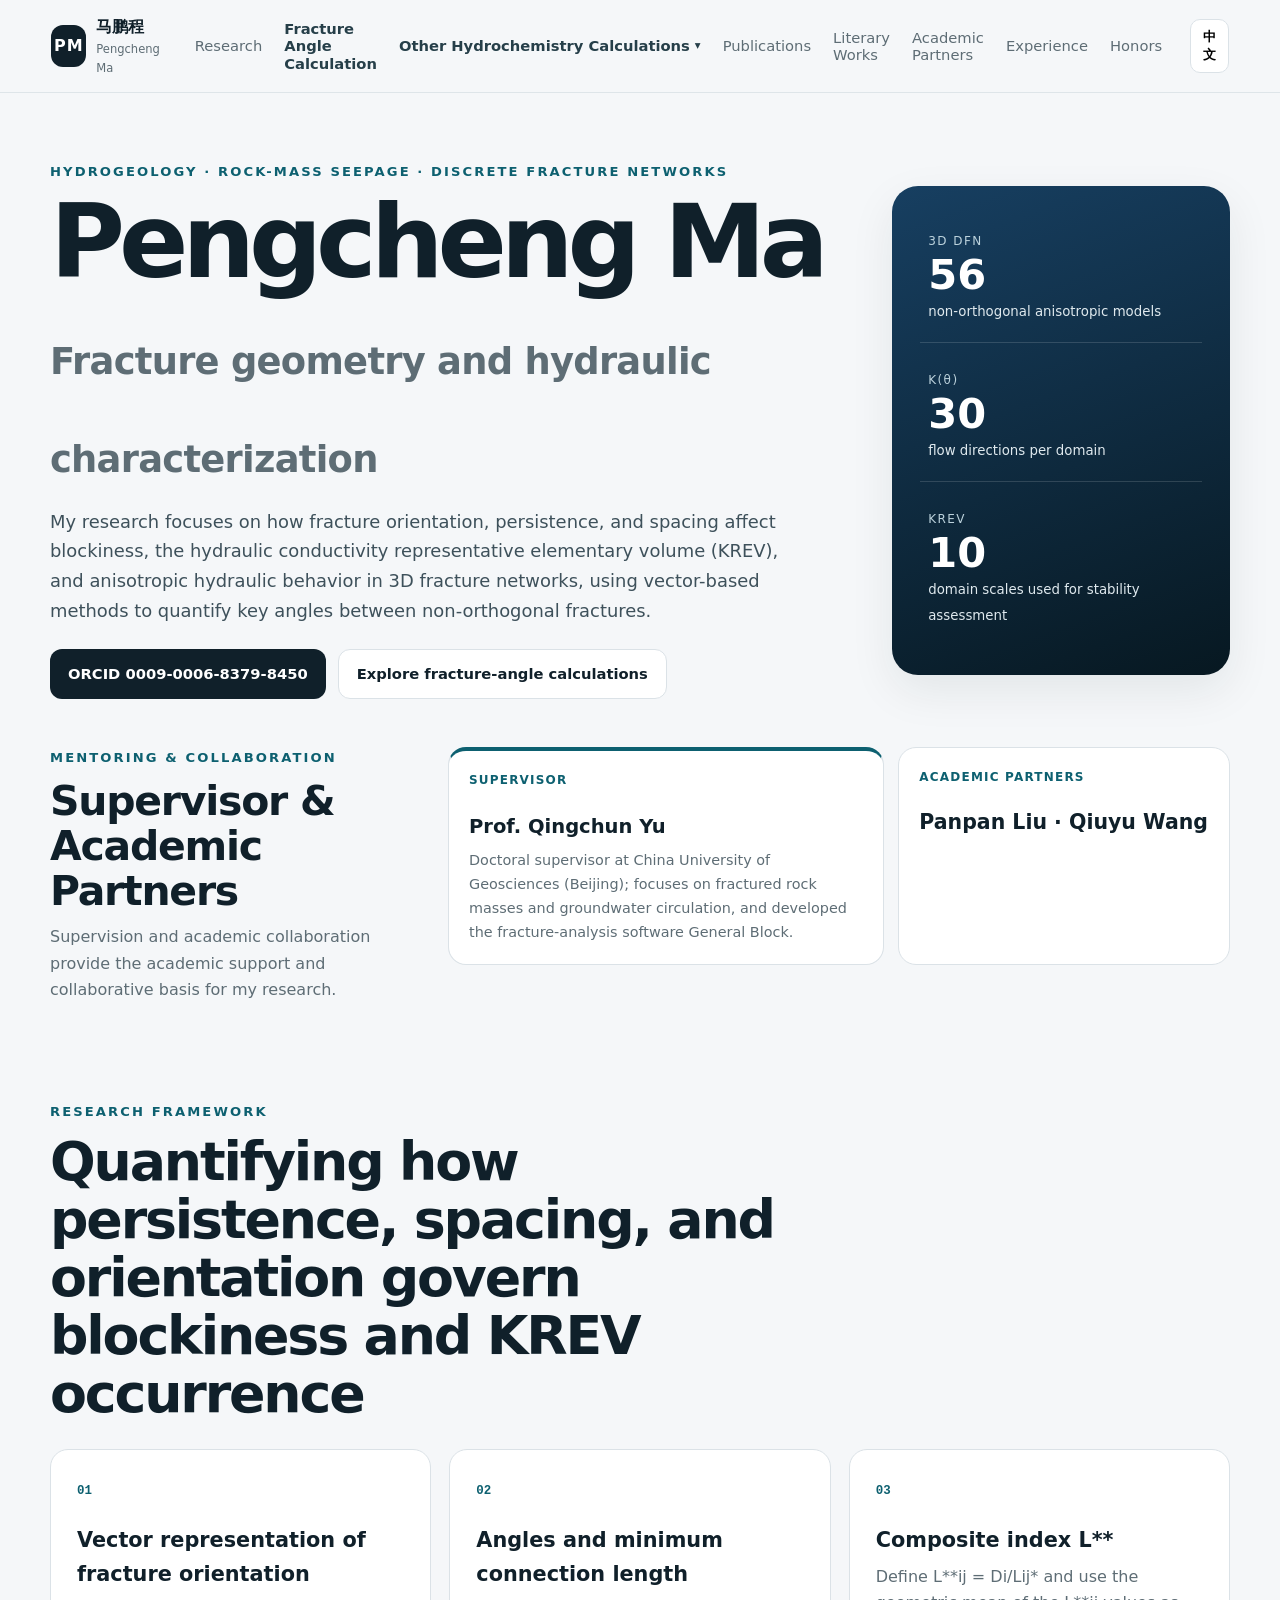
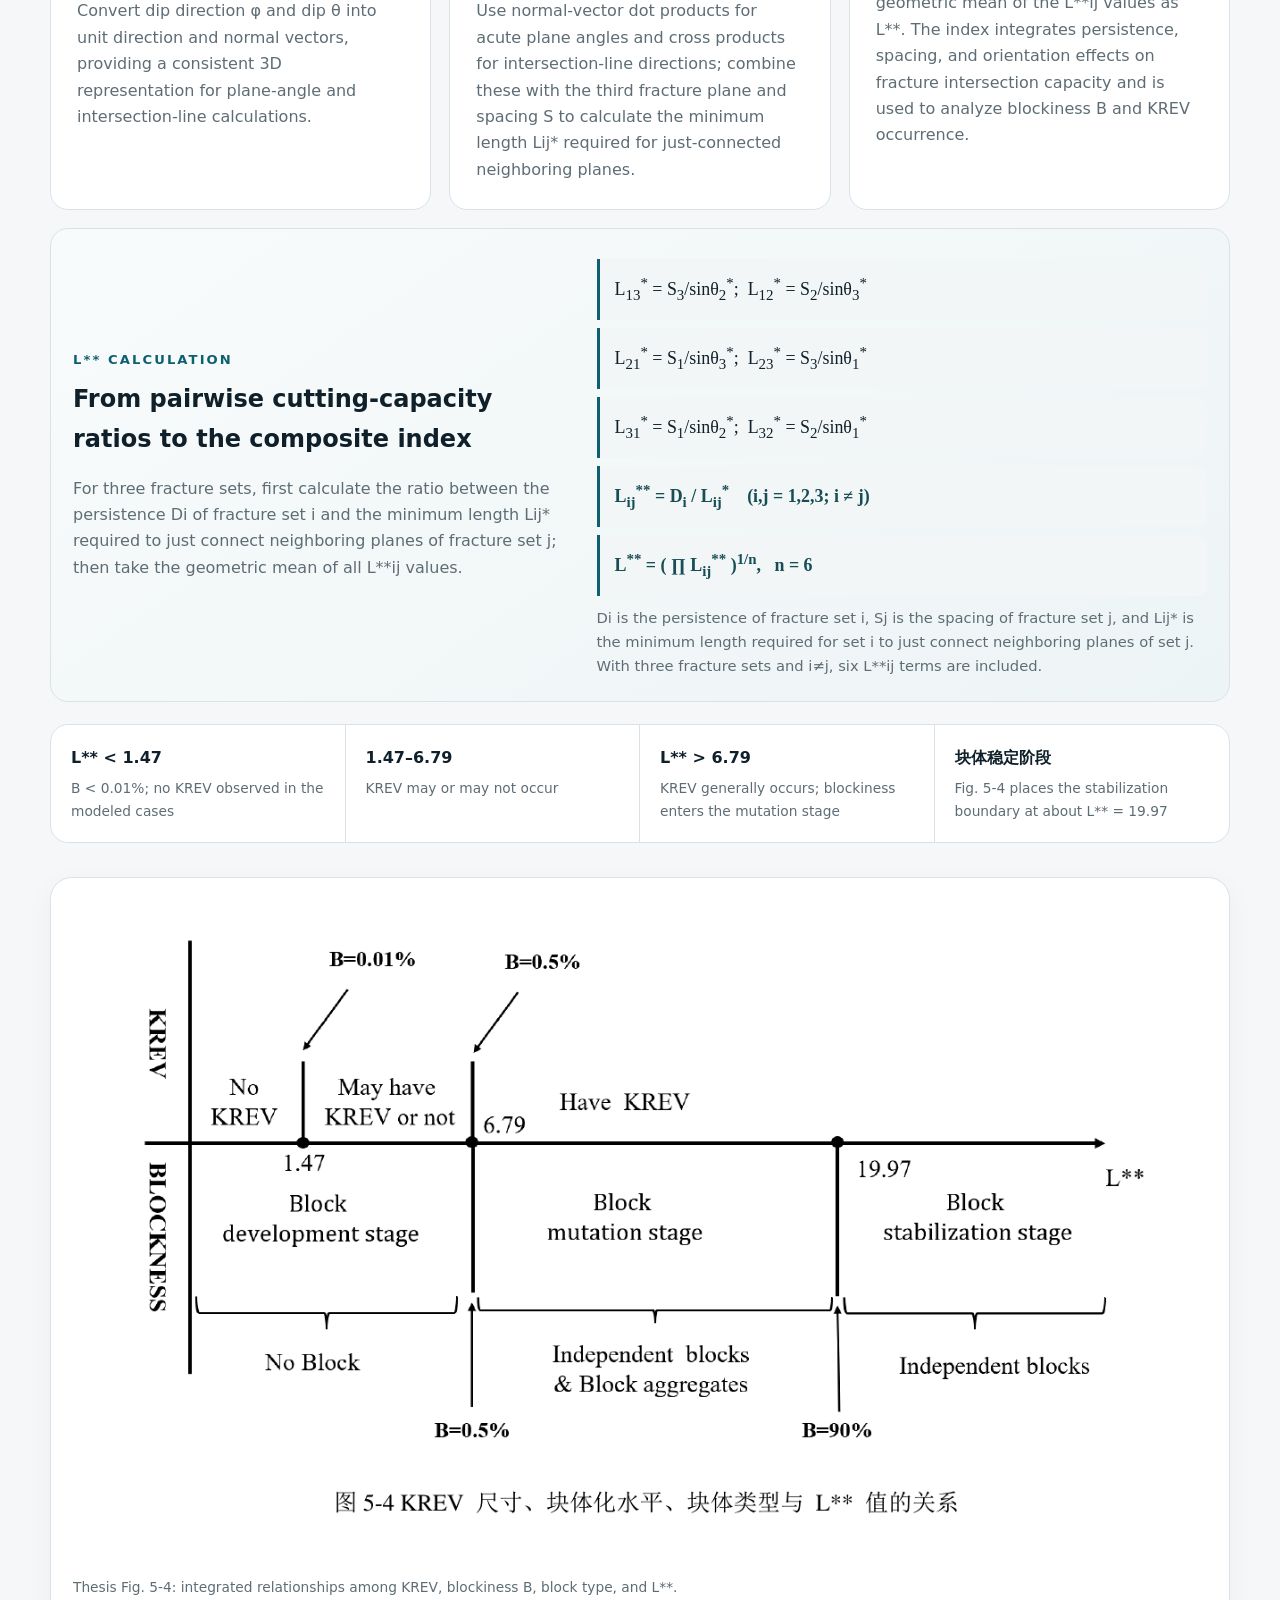
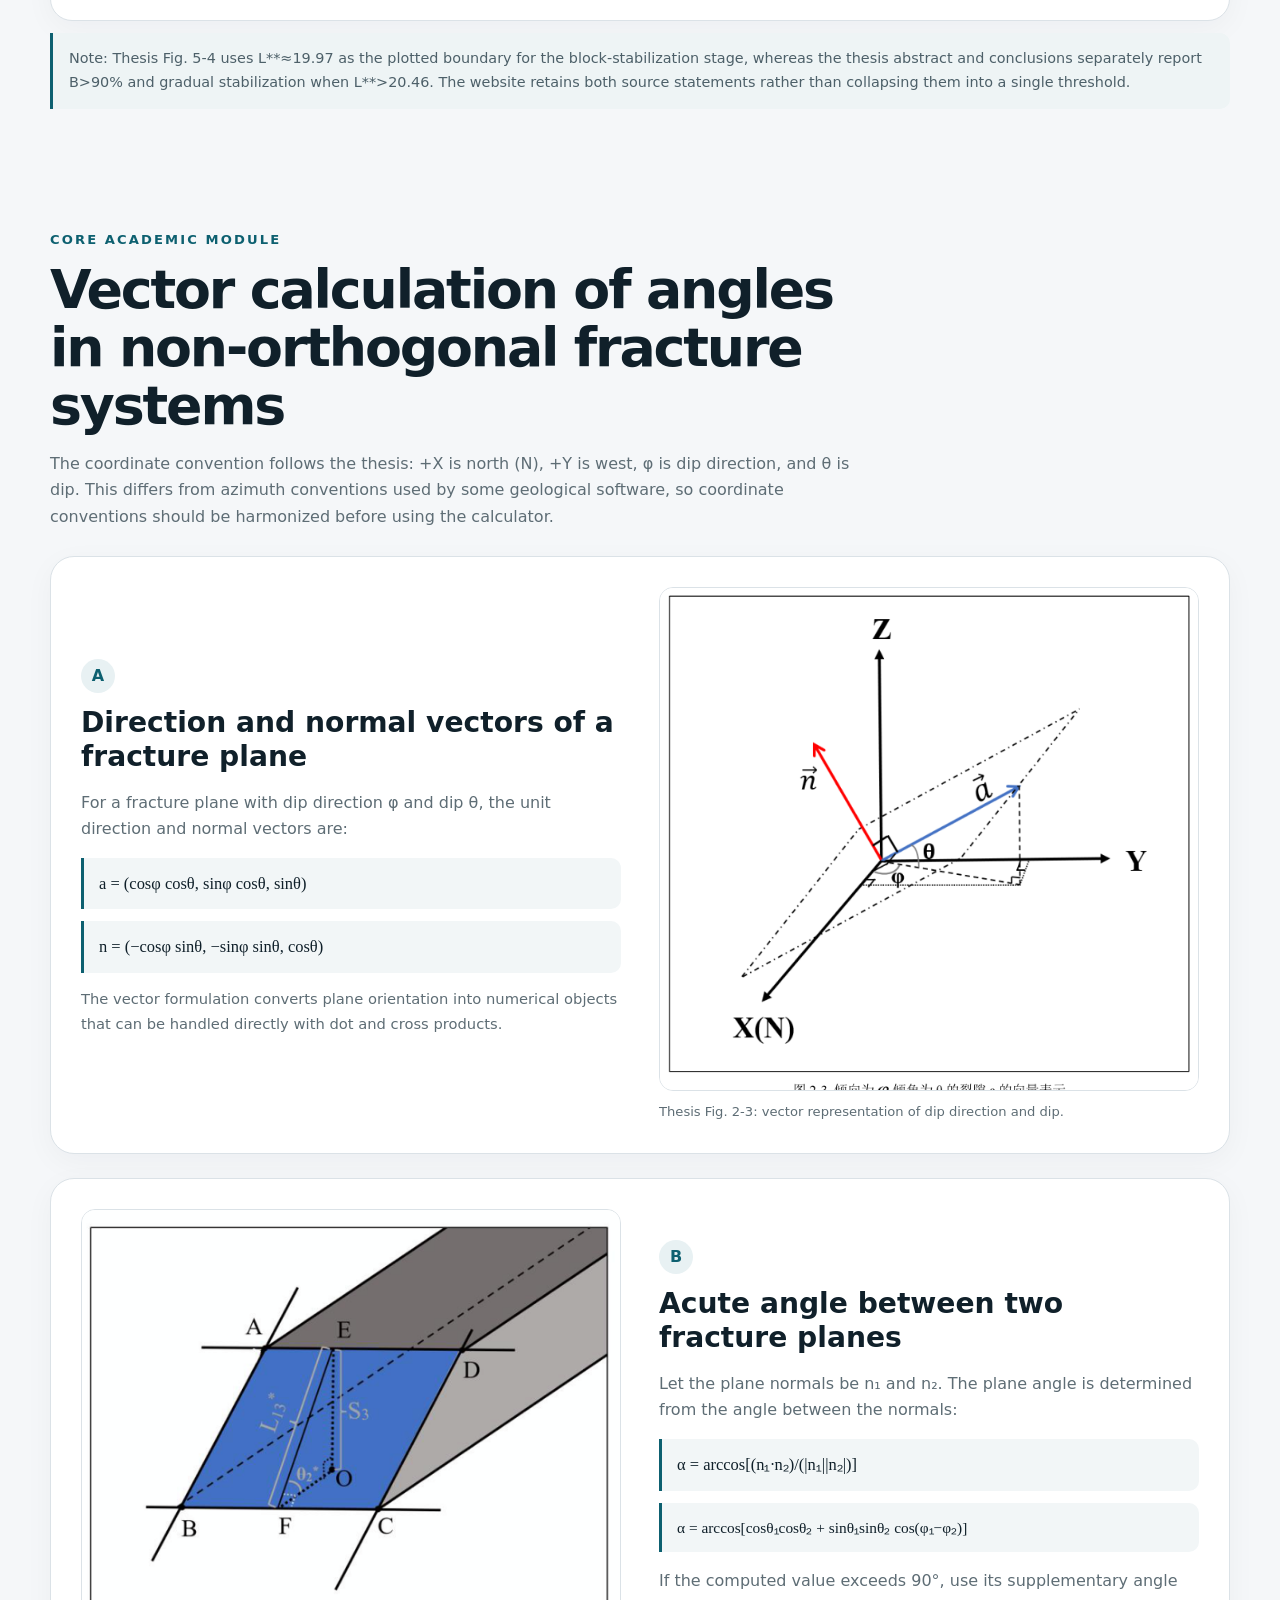
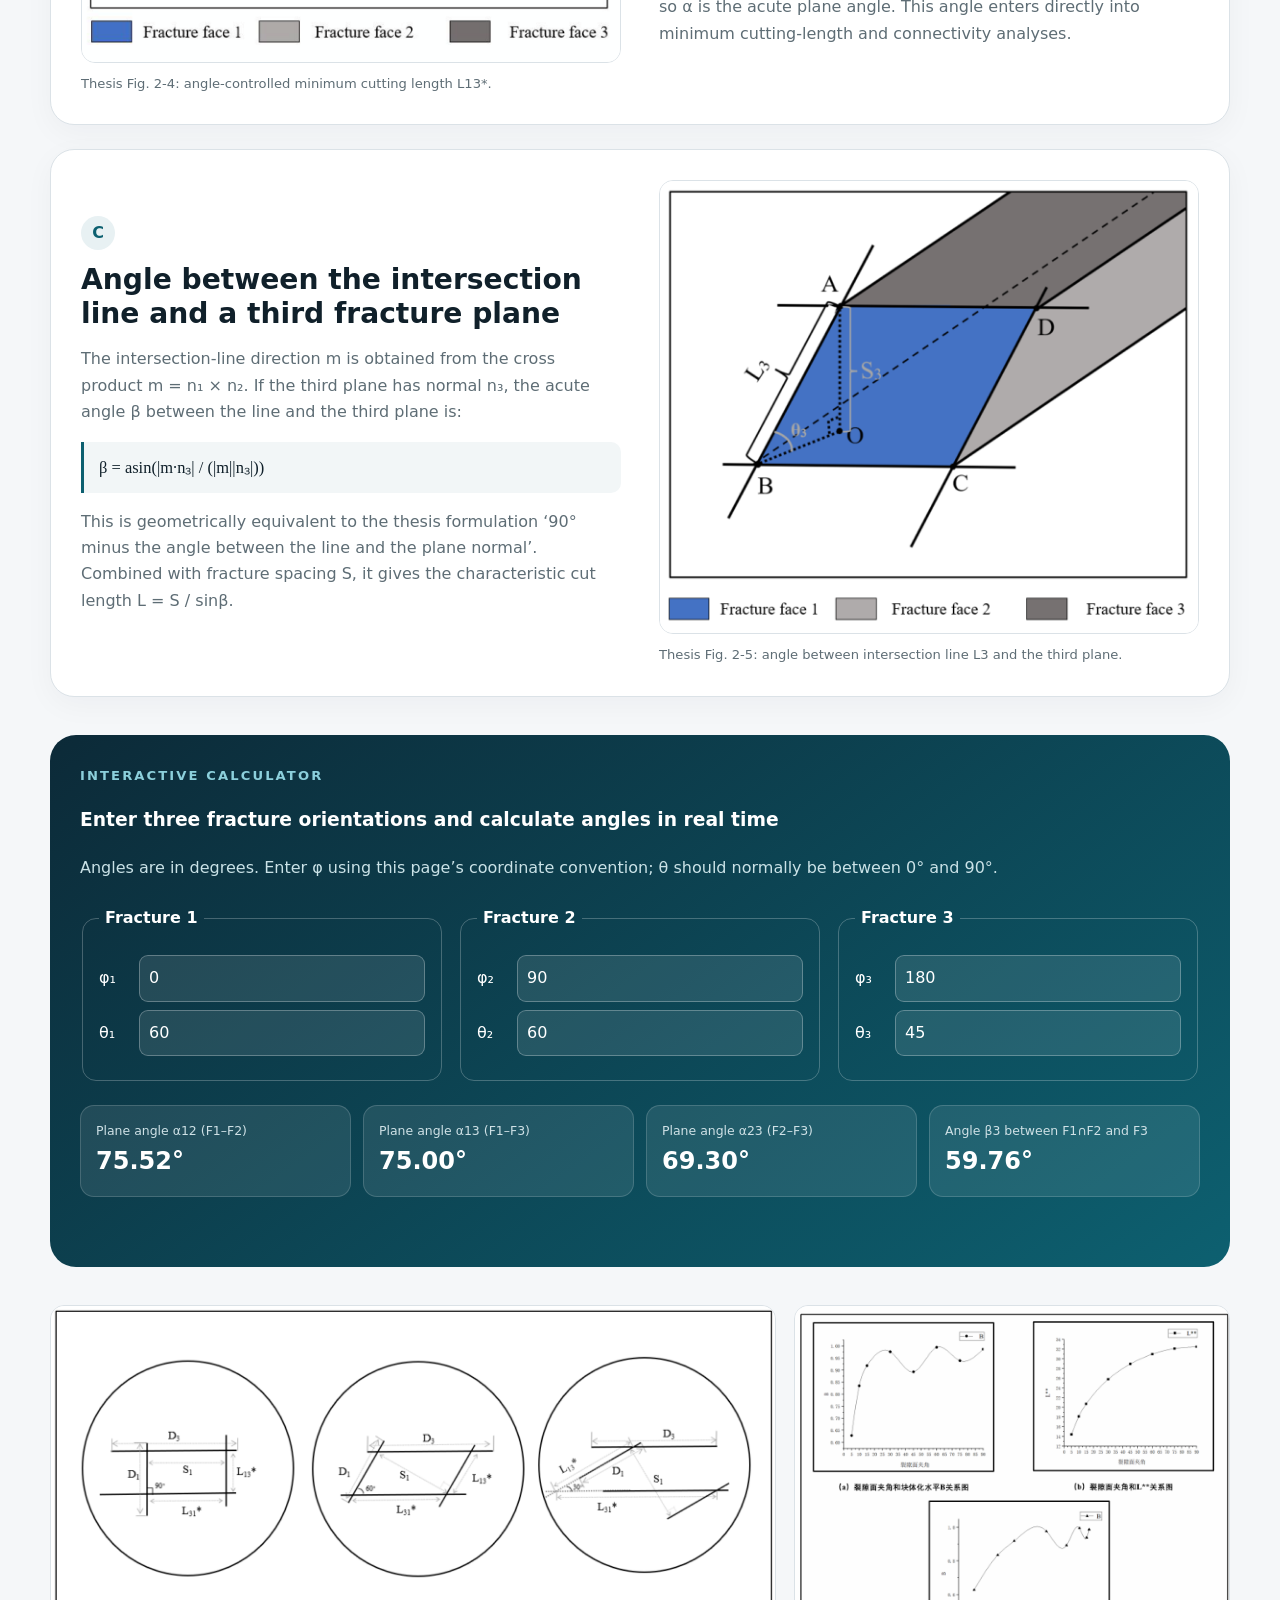
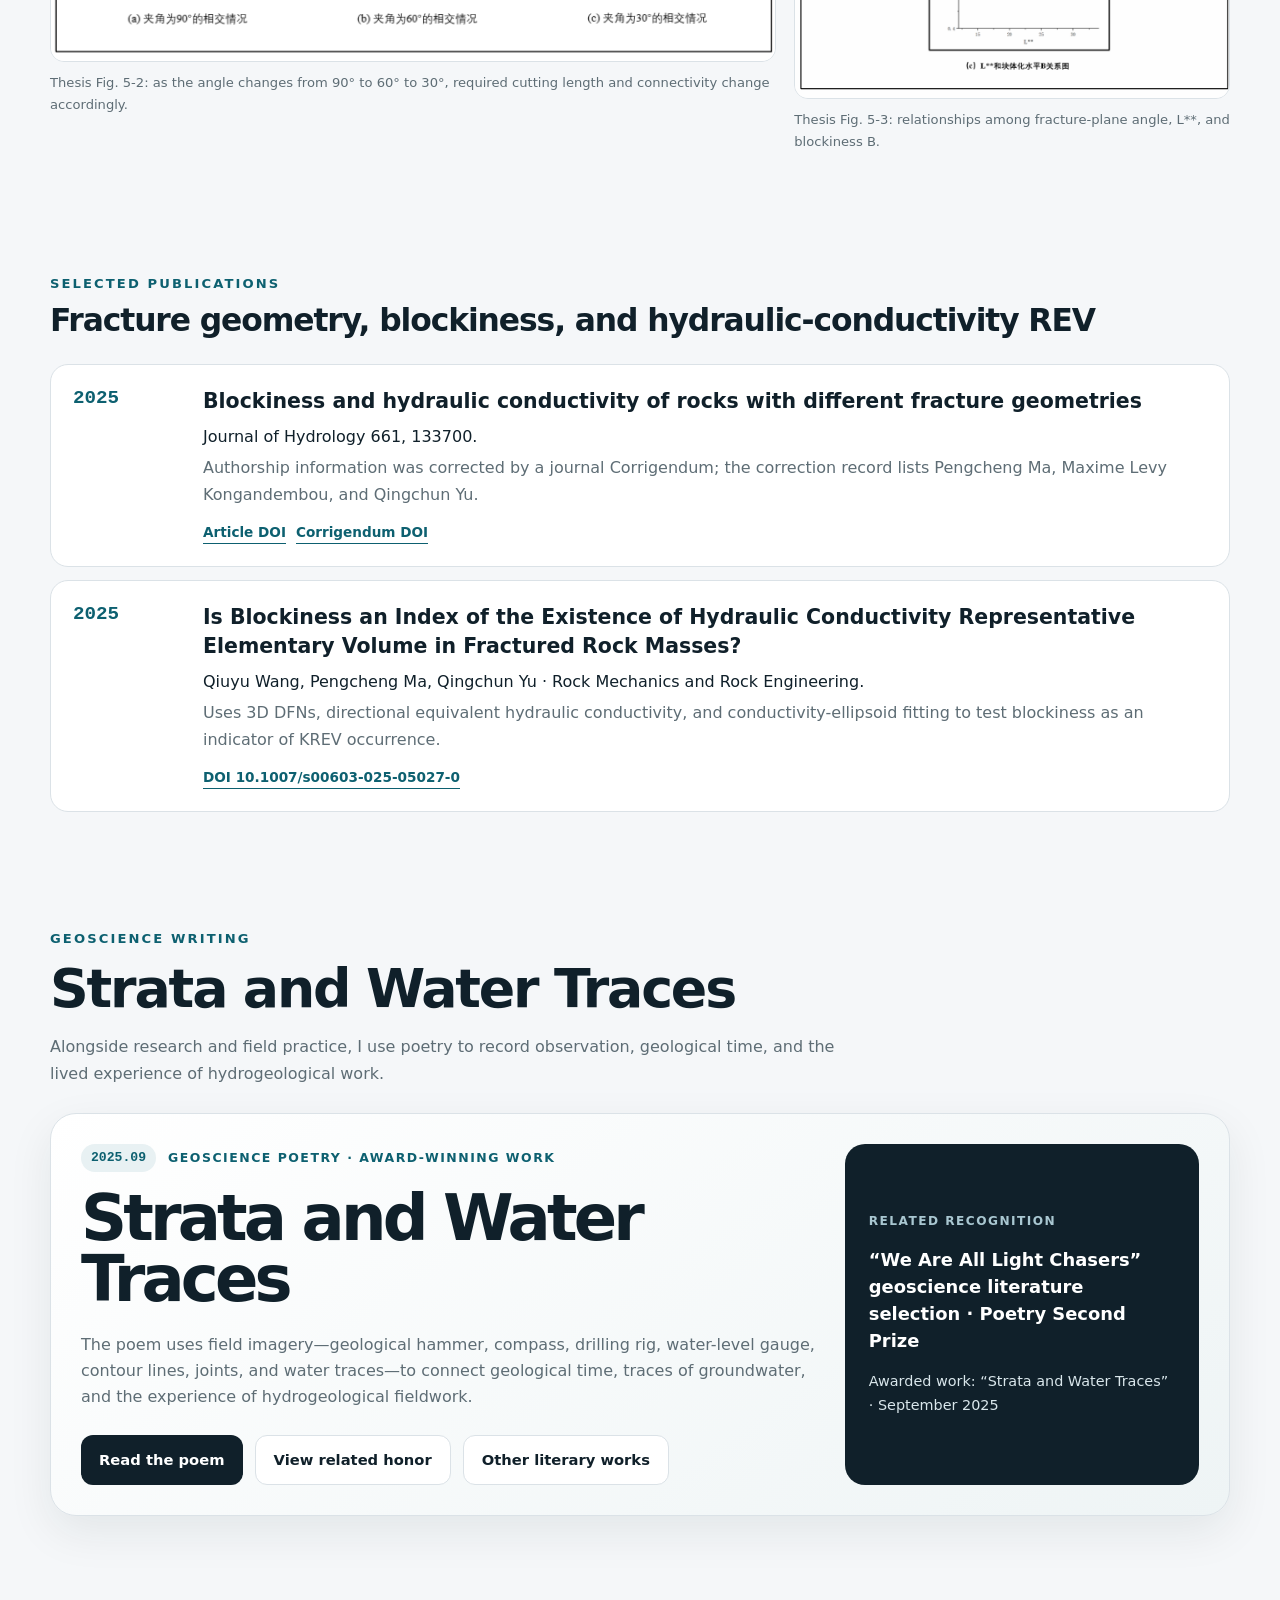
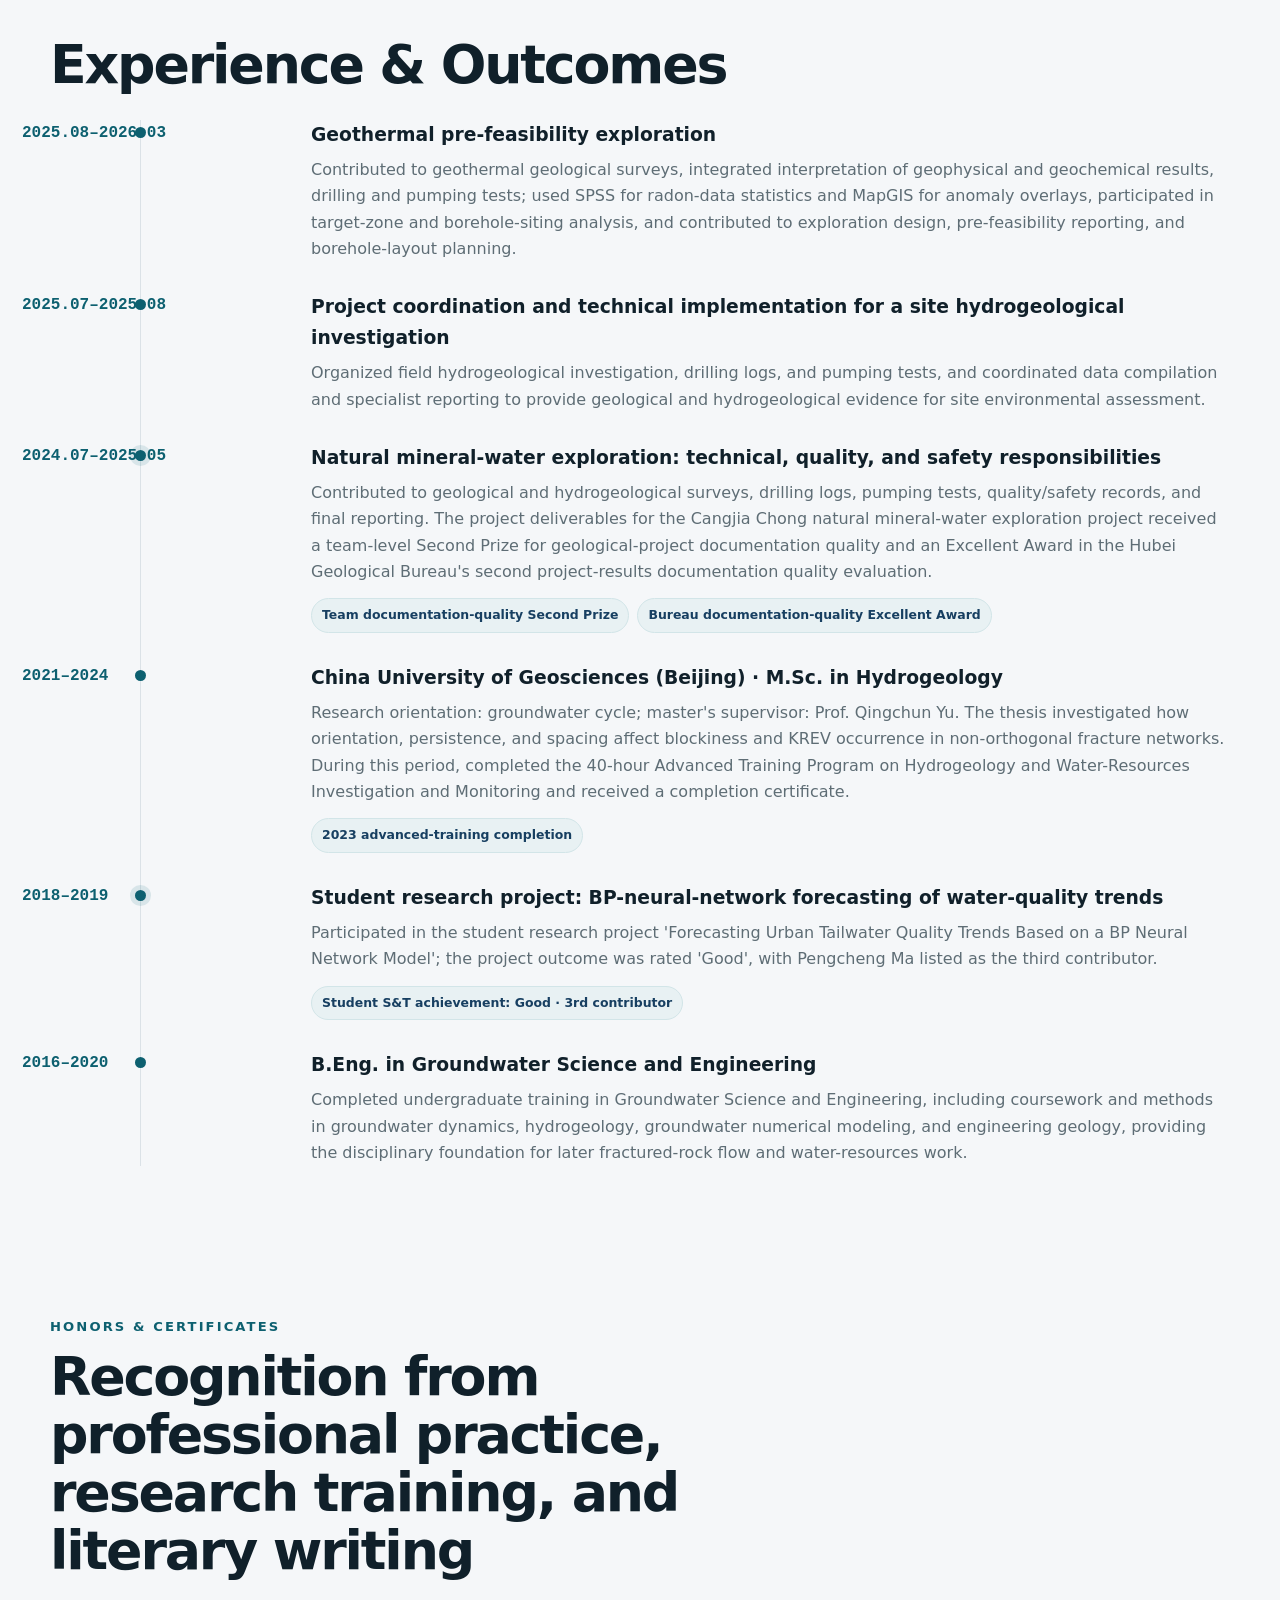
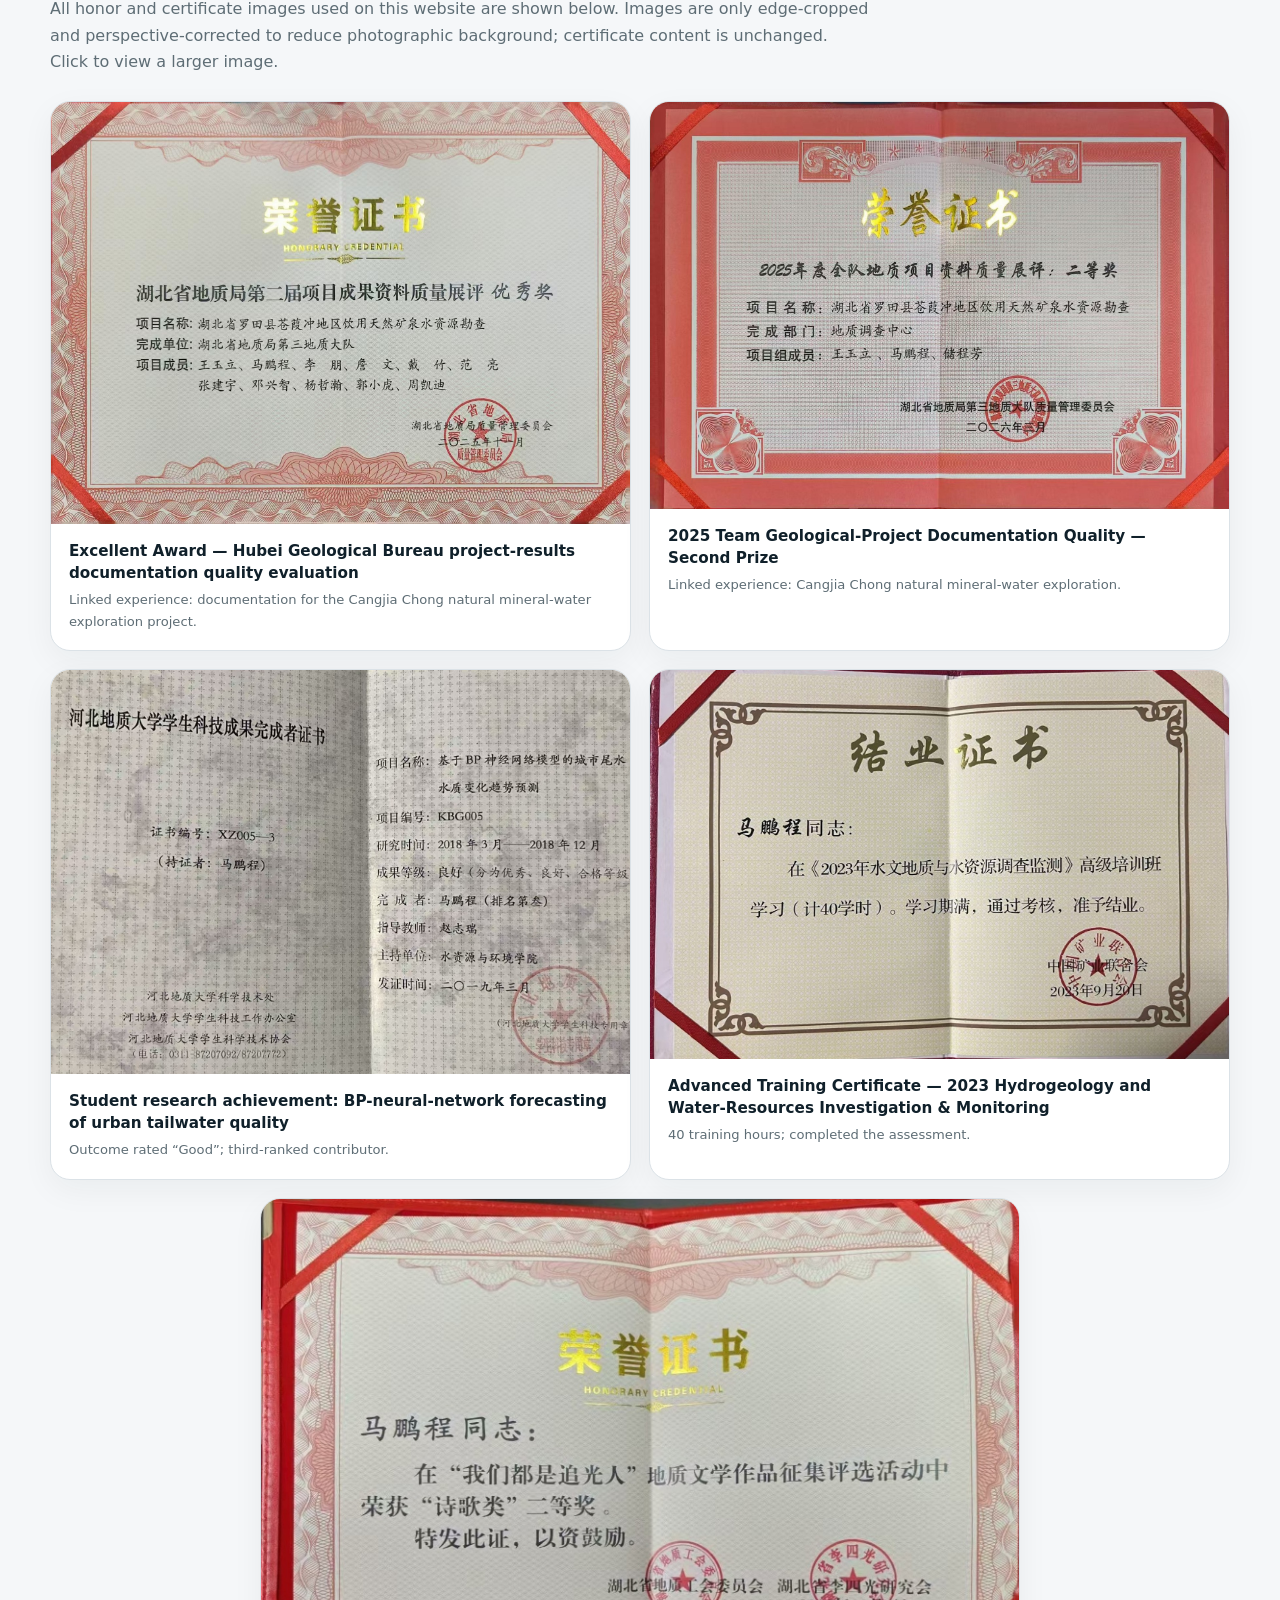
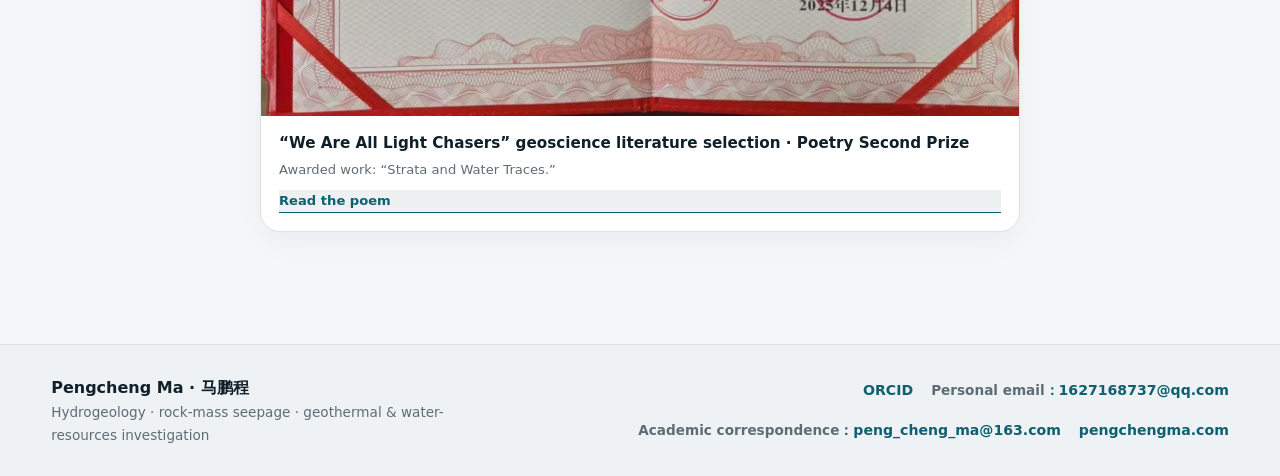
<file: index.html>
<!DOCTYPE html>

<html lang="zh-CN">
<head>
<meta charset="utf-8"/>
<meta content="width=device-width, initial-scale=1" name="viewport"/>
<meta content="Pengcheng Ma academic website — hydrogeology, rock-mass seepage, DFN modeling, KREV research, fracture-angle calculation, and online hydrochemistry tools including Kurlov formula, Piper diagram and stable-isotope recharge elevation analysis." name="description"/>
<meta content="Pengcheng Ma" name="author"/>
<title>Pengcheng Ma | 马鹏程 — Hydrogeology &amp; Rock-Mass Seepage</title>
<link href="https://pengchengma.com/" rel="canonical"/>
<link href="styles.css?v=44" rel="stylesheet"/>
<script defer="" src="script.js?v=42"></script>
</head>
<body>
<header class="site-header">
<a aria-label="Pengcheng Ma home" class="brand" href="#top">
<span class="brand-mark">PM</span>
<span><strong>马鹏程</strong><small>Pengcheng Ma</small></span>
</a>
<nav aria-label="Primary navigation">
<a data-en="Research" data-zh="研究" href="#research">研究</a><a class="nav-feature-link" data-en="Fracture Angle Calculation" data-zh="裂隙夹角计算" href="#methods">裂隙夹角计算</a><details class="nav-dropdown">
<summary aria-label="其他水化学计算菜单"><span data-en="Other Hydrochemistry Calculations" data-zh="其他水化学计算">其他水化学计算</span><span class="nav-dropdown-caret" aria-hidden="true">▾</span></summary>
<div class="nav-dropdown-menu" role="menu" aria-label="水化学计算板块">
<a role="menuitem" data-en="Kurlov Formula + Diagrams" data-zh="库尔洛夫式 + 图解" href="tools/piper.html#kurlov">库尔洛夫式 + 图解</a>
<a role="menuitem" data-en="Recharge Elevation" data-zh="补给高程计算" href="tools/piper.html#isotope">补给高程计算</a>
<a role="menuitem" data-en="Profile Correction" data-zh="剖面校正计算表" href="tools/piper.html#profile">剖面校正计算表</a>
<a role="menuitem" data-en="Stratigraphic Thickness" data-zh="剖面地层厚度计算表" href="tools/piper.html#thickness">剖面地层厚度计算表</a>
</div>
</details><a data-en="Publications" data-zh="论文" href="#publications">论文</a><a data-en="Literary Works" data-zh="文学作品" href="#literature">文学作品</a><a data-en="Academic Partners" data-zh="学术合作伙伴" href="#people">学术合作伙伴</a><a data-en="Experience" data-zh="经历" href="#experience">经历</a><a data-en="Honors" data-zh="荣誉" href="#honors">荣誉</a></nav>
<button aria-label="Switch language" class="lang-toggle" id="langToggle" type="button">EN</button>
</header>
<main id="top">
<section class="hero section-shell">
<div class="hero-copy">
<p class="eyebrow" data-en="Hydrogeology · Rock-mass seepage · Discrete fracture networks" data-zh="水文地质 · 岩体渗流 · 离散裂隙网络">水文地质 · 岩体渗流 · 离散裂隙网络</p>
<h1><span data-en="Pengcheng Ma" data-zh="马鹏程">马鹏程</span><br/><em data-en="Fracture geometry and hydraulic characterization" data-zh="裂隙空间几何与渗流研究">裂隙空间几何与渗流研究</em></h1>
<p class="lede" data-en="My research focuses on how fracture orientation, persistence, and spacing affect blockiness, the hydraulic conductivity representative elementary volume (KREV), and anisotropic hydraulic behavior in 3D fracture networks, using vector-based methods to quantify key angles between non-orthogonal fractures." data-zh="研究聚焦三维裂隙网络中产状、延展性与间距对块体化水平、渗透系数代表性单元体（KREV）存在性及其水力行为的影响，并采用向量方法定量计算非正交裂隙之间的关键空间夹角。">研究聚焦三维裂隙网络中产状、延展性与间距对块体化水平、渗透系数代表性单元体（KREV）存在性及其水力行为的影响，并采用向量方法定量计算非正交裂隙之间的关键空间夹角。</p>
<div class="hero-actions">
<a class="button primary" href="https://orcid.org/0009-0006-8379-8450" rel="noopener" target="_blank">ORCID 0009-0006-8379-8450</a>
<a class="button secondary" data-en="Explore fracture-angle calculations" data-zh="查看裂隙夹角计算方法" href="#methods">查看裂隙夹角计算方法</a>
</div>
</div>
<aside aria-label="Research profile" class="hero-card">
<div class="metric"><span>3D DFN</span><b>56</b><small data-en="non-orthogonal anisotropic models" data-zh="非正交各向异性模型">非正交各向异性模型</small></div>
<div class="metric"><span>K(θ)</span><b>30</b><small data-en="flow directions per domain" data-zh="每个研究域的不同流向计算">每个研究域的不同流向</small></div>
<div class="metric"><span>KREV</span><b>10</b><small data-en="domain scales used for stability assessment" data-zh="研究域尺度（用于稳定性判别）">研究域尺度（用于稳定性判别）</small></div>
</aside>
</section><section class="section-shell people-strip" id="people">
<div class="people-intro">
<p class="eyebrow" data-en="Mentoring &amp; collaboration" data-zh="学术指导与合作">学术指导与合作</p>
<h2 data-en="Supervisor &amp; Academic Partners" data-zh="导师与学术合作伙伴">导师与学术合作伙伴</h2>
<p data-en="Supervision and academic collaboration provide the academic support and collaborative basis for my research." data-zh="导师指导与学术合作共同构成研究工作的学术支持与协作基础。">导师指导与学术合作共同构成研究工作的学术支持与协作基础。</p>
</div>
<div class="people-grid"><article class="person-card supervisor">
<span data-en="Supervisor" data-zh="导师">导师</span>
<h3 data-en="Prof. Qingchun Yu" data-zh="于青春 教授">于青春 教授</h3>
<p data-en="Doctoral supervisor at China University of Geosciences (Beijing); focuses on fractured rock masses and groundwater circulation, and developed the fracture-analysis software General Block." data-zh="中国地质大学（北京）博士生导师；聚焦裂隙岩体与地下水循环，研发裂隙软件 General Block。">中国地质大学（北京）博士导师；聚焦裂隙岩体与地下水循环，研发裂隙软件 General Block。</p>
</article><article class="person-card academic-partners">
<span data-en="Academic Partners" data-zh="学术合作伙伴">学术合作伙伴</span>
<h3 data-en="Panpan Liu · Qiuyu Wang" data-zh="刘盼盼、王秋宇">刘盼盼、王秋宇</h3>
</article></div>
</section>
<section class="section-shell section-block" id="research">
<div class="section-heading">
<p class="eyebrow" data-en="Research framework" data-zh="研究框架">研究框架</p>
<h2 data-en="Quantifying how persistence, spacing, and orientation govern blockiness and KREV occurrence" data-zh="延展性、间距与产状对岩体块体化水平和 KREV 存在性的定量表征">延展性、间距与产状对岩体块体化水平和 KREV 存在性的定量表征</h2>
</div>
<div class="research-grid">
<article><span class="step">01</span><h3 data-en="Vector representation of fracture orientation" data-zh="产状的向量化表示">产状的向量化表示</h3><p data-en="Convert dip direction φ and dip θ into unit direction and normal vectors, providing a consistent 3D representation for plane-angle and intersection-line calculations." data-zh="将裂隙倾向 φ 与倾角 θ 转换为单位方向向量和单位法向量，为裂隙面夹角及交线计算提供统一的三维表示。">将裂隙倾向 φ 与倾角 θ 转换为单位方向向量和单位法向量，为裂隙面夹角及交线计算提供统一的三维表示。</p></article>
<article><span class="step">02</span><h3 data-en="Angles and minimum connection length" data-zh="夹角与最短连通长度">夹角与最短连通长度</h3><p data-en="Use normal-vector dot products for acute plane angles and cross products for intersection-line directions; combine these with the third fracture plane and spacing S to calculate the minimum length Lij* required for just-connected neighboring planes." data-zh="由法向量点积求两裂隙面锐夹角，由法向量叉积确定两面交线方向；再结合第三裂隙面与间距 S，计算刚好连通相邻裂隙面所需的最短长度 Lij*。">由法向量点积求两裂隙面锐夹角，由法向量叉积确定两面交线方向；再结合第三裂隙面与间距 S，计算刚好连通相邻裂隙面所需的最短长度 Lij*。</p></article>
<article><span class="step">03</span><h3 data-en="Composite index L**" data-zh="综合指标 L**">综合指标 L**</h3><p data-en="Define L**ij = Di/Lij* and use the geometric mean of the L**ij values as L**. The index integrates persistence, spacing, and orientation effects on fracture intersection capacity and is used to analyze blockiness B and KREV occurrence." data-zh="定义 L**ij = Di/Lij*，并以各 L**ij 的几何平均值构成 L**。该指标综合表征延展性、间距和产状对裂隙交切能力的影响，并用于分析块体化水平 B 与 KREV 存在性。">定义 L**ij = Di/Lij*，并以各 L**ij 的几何平均值构成 L**。该指标综合表征延展性、间距和产状对裂隙交切能力的影响，并用于分析块体化水平 B 与 KREV 存在性。</p></article>
</div><div aria-label="L double-star calculation formula" class="lstar-equation-panel">
<div class="lstar-equation-copy">
<p class="eyebrow" data-en="L** calculation" data-zh="L** 计算公式">L** 计算公式</p>
<h3 data-en="From pairwise cutting-capacity ratios to the composite index" data-zh="由单项交切能力比值到综合指标">由单项交切能力比值到综合指标</h3>
<p data-en="For three fracture sets, first calculate the ratio between the persistence Di of fracture set i and the minimum length Lij* required to just connect neighboring planes of fracture set j; then take the geometric mean of all L**ij values." data-zh="对三组裂隙，先计算第 i 组裂隙延展性 Di 与其刚好连通第 j 组相邻裂隙面所需最短长度 Lij* 的比值，再对所有 L**ij 取几何平均。">对三组裂隙，先计算第 i 组裂隙延展性 Di 与其刚好连通第 j 组相邻裂隙面所需最短长度 Lij* 的比值，再对所有 L**ij 取几何平均。</p>
</div>
<div class="lstar-equations"><div class="formula formula-large">L<sub>13</sub><sup>*</sup> = S<sub>3</sub>/sinθ<sub>2</sub><sup>*</sup>;  L<sub>12</sub><sup>*</sup> = S<sub>2</sub>/sinθ<sub>3</sub><sup>*</sup></div><div class="formula formula-large">L<sub>21</sub><sup>*</sup> = S<sub>1</sub>/sinθ<sub>3</sub><sup>*</sup>;  L<sub>23</sub><sup>*</sup> = S<sub>3</sub>/sinθ<sub>1</sub><sup>*</sup></div><div class="formula formula-large">L<sub>31</sub><sup>*</sup> = S<sub>1</sub>/sinθ<sub>2</sub><sup>*</sup>;  L<sub>32</sub><sup>*</sup> = S<sub>2</sub>/sinθ<sub>1</sub><sup>*</sup></div><div class="formula formula-large formula-primary">L<sub>ij</sub><sup>**</sup> = D<sub>i</sub> / L<sub>ij</sub><sup>*</sup>    (i,j = 1,2,3; i ≠ j)</div><div class="formula formula-large formula-primary">L<sup>**</sup> = ( ∏ L<sub>ij</sub><sup>**</sup> )<sup>1/n</sup>,   n = 6</div><p class="note" data-en="Di is the persistence of fracture set i, Sj is the spacing of fracture set j, and Lij* is the minimum length required for set i to just connect neighboring planes of set j. With three fracture sets and i≠j, six L**ij terms are included." data-zh="其中 Di 为第 i 组裂隙延展性，Sj 为第 j 组裂隙间距，Lij* 为第 i 组裂隙刚好连通第 j 组相邻裂隙面所需的最短长度；三组裂隙且 i≠j 时共有 6 个 L**ij 项。">其中 Di 为第 i 组裂隙延展性，Sj 为第 j 组裂隙间距，Lij* 为第 i 组裂隙刚好连通第 j 组相邻裂隙面所需的最短长度；三组裂隙且 i≠j 时共有 6 个 L**ij 项。</p></div>
</div>
<div aria-label="L double-star threshold summary" class="thresholds">
<div><b>L** &lt; 1.47</b><span data-en="B &lt; 0.01%; no KREV observed in the modeled cases" data-zh="B &lt; 0.01%，模型中未出现 KREV">B &lt; 0.01%，模型中未出现 KREV</span></div>
<div><b>1.47–6.79</b><span data-en="KREV may or may not occur" data-zh="KREV 可能存在，也可能不存在">KREV 可能存在，也可能不存在</span></div>
<div><b>L** &gt; 6.79</b><span data-en="KREV generally occurs; blockiness enters the mutation stage" data-zh="KREV 普遍存在；块体化进入突变阶段">KREV 普遍存在；块体化进入突变阶段</span></div>
<div><b>块体稳定阶段</b><span data-en="Fig. 5-4 places the stabilization boundary at about L** = 19.97" data-zh="图 5-4 的分界约为 L** = 19.97">图 5-4 的分界约为 L** = 19.97</span></div>
</div><figure class="framework-figure"><img alt="Thesis Figure 5-4 showing relationships among L double-star, KREV, blockiness and block type" loading="lazy" src="assets/fig_lstar_krev_blockiness.png"/><figcaption data-en="Thesis Fig. 5-4: integrated relationships among KREV, blockiness B, block type, and L**." data-zh="论文图 5-4：KREV、块体化水平 B、块体类型与 L** 的综合关系。">论文图 5-4：KREV、块体化水平 B、块体类型与 L** 的综合关系。</figcaption></figure><p class="source-note" data-en="Note: Thesis Fig. 5-4 uses L**≈19.97 as the plotted boundary for the block-stabilization stage, whereas the thesis abstract and conclusions separately report B&gt;90% and gradual stabilization when L**&gt;20.46. The website retains both source statements rather than collapsing them into a single threshold." data-zh="注：论文图 5-4 采用 L**≈19.97 表示块体稳定阶段的图示分界；论文摘要与结论中另给出 L**&gt;20.46 时 B&gt;90% 并逐渐稳定。网页按原论文分别保留这两种表述，不将二者合并为同一阈值。">注：论文图 5-4 采用 L**≈19.97 表示块体稳定阶段的图示分界；论文摘要与结论中另给出 L**&gt;20.46 时 B&gt;90% 并逐渐稳定。网页按原论文分别保留这两种表述，不将二者合并为同一阈值。</p>
</section>
<section class="section-shell section-block methods" id="methods">
<div class="section-heading">
<p class="eyebrow" data-en="Core academic module" data-zh="核心学术模块">核心学术模块</p>
<h2 data-en="Vector calculation of angles in non-orthogonal fracture systems" data-zh="非正交裂隙夹角的向量计算方法">非正交裂隙夹角的向量计算方法</h2>
<p data-en="The coordinate convention follows the thesis: +X is north (N), +Y is west, φ is dip direction, and θ is dip. This differs from azimuth conventions used by some geological software, so coordinate conventions should be harmonized before using the calculator." data-zh="以下坐标约定沿用论文：X 轴正向为正北（N），Y 轴正向为正西，φ 为裂隙倾向，θ 为倾角。该约定与部分地质软件的方位角定义不同，使用计算器前应先统一坐标约定。">以下坐标约定沿用论文：X 轴正向为正北（N），Y 轴正向为正西，φ 为裂隙倾向，θ 为倾角。该约定与部分地质软件的方位角定义不同，使用计算器前应先统一坐标约定。</p>
</div>
<div class="method-card">
<div class="method-text">
<span class="method-index">A</span>
<h3 data-en="Direction and normal vectors of a fracture plane" data-zh="裂隙面的方向向量与法向量">裂隙面的方向向量与法向量</h3>
<p data-en="For a fracture plane with dip direction φ and dip θ, the unit direction and normal vectors are:" data-zh="对倾向 φ、倾角 θ 的裂隙面，方向向量与单位法向量可写为：">对倾向 φ、倾角 θ 的裂隙面，方向向量与单位法向量可写为：</p>
<div class="formula">a = (cosφ cosθ, sinφ cosθ, sinθ)</div>
<div class="formula">n = (−cosφ sinθ, −sinφ sinθ, cosθ)</div>
<p class="note" data-en="The vector formulation converts plane orientation into numerical objects that can be handled directly with dot and cross products." data-zh="向量法把“面”的空间姿态转化为可直接进行点积、叉积运算的数值对象。">向量法把“面”的空间姿态转化为可直接进行点积、叉积运算的数值对象。</p>
</div>
<figure><img alt="Vector representation of a fracture plane using dip direction and dip" loading="lazy" src="assets/fig_vector_method.png"/><figcaption data-en="Thesis Fig. 2-3: vector representation of dip direction and dip." data-zh="论文图 2-3：倾向与倾角的向量表示。">论文图 2-3：倾向与倾角的向量表示。</figcaption></figure>
</div>
<div class="method-card reverse">
<div class="method-text">
<span class="method-index">B</span>
<h3 data-en="Acute angle between two fracture planes" data-zh="两裂隙面之间的锐夹角">两裂隙面之间的锐夹角</h3>
<p data-en="Let the plane normals be n₁ and n₂. The plane angle is determined from the angle between the normals:" data-zh="设两裂隙面的法向量分别为 n₁、n₂，则平面夹角由法向量夹角确定：">设两裂隙面的法向量分别为 n₁、n₂，则平面夹角由法向量夹角确定：</p>
<div class="formula">α = arccos[(n₁·n₂)/(|n₁||n₂|)]</div>
<div class="formula compact">α = arccos[cosθ₁cosθ₂ + sinθ₁sinθ₂ cos(φ₁−φ₂)]</div>
<p data-en="If the computed value exceeds 90°, use its supplementary angle so α is the acute plane angle. This angle enters directly into minimum cutting-length and connectivity analyses." data-zh="若计算值大于 90°，取其补角，使 α 表示两裂隙面的锐夹角。该角度直接进入最短切割长度与连通性分析。">若计算值大于 90°，取其补角，使 α 表示两裂隙面的锐夹角。该角度直接进入最短切割长度与连通性分析。</p>
</div>
<figure><img alt="Minimum persistence required for one fracture plane to cut another" loading="lazy" src="assets/fig_shortest_length.png"/><figcaption data-en="Thesis Fig. 2-4: angle-controlled minimum cutting length L13*." data-zh="论文图 2-4：夹角控制的最短切割长度 L13*。">论文图 2-4：夹角控制的最短切割长度 L13*。</figcaption></figure>
</div>
<div class="method-card">
<div class="method-text">
<span class="method-index">C</span>
<h3 data-en="Angle between the intersection line and a third fracture plane" data-zh="两面交线与第三裂隙面的夹角">两面交线与第三裂隙面的夹角</h3>
<p data-en="The intersection-line direction m is obtained from the cross product m = n₁ × n₂. If the third plane has normal n₃, the acute angle β between the line and the third plane is:" data-zh="两裂隙面的交线方向 m 可由法向量叉积得到：m = n₁ × n₂。若第三裂隙面法向量为 n₃，则交线与第三平面的锐夹角 β 可写为：">两裂隙面的交线方向 m 可由法向量叉积得到：m = n₁ × n₂。若第三裂隙面法向量为 n₃，则交线与第三平面的锐夹角 β 可写为：</p>
<div class="formula">β = asin(|m·n₃| / (|m||n₃|))</div>
<p data-en="This is geometrically equivalent to the thesis formulation ‘90° minus the angle between the line and the plane normal’. Combined with fracture spacing S, it gives the characteristic cut length L = S / sinβ." data-zh="这与论文中“90° − 交线与法向量夹角”的几何表达等价。结合裂隙间距 S，可得到交线被第三裂隙切割后的特征长度 L = S / sinβ。">这与论文中“90° − 交线与法向量夹角”的几何表达等价。结合裂隙间距 S，可得到交线被第三裂隙切割后的特征长度 L = S / sinβ。</p>
</div>
<figure><img alt="Intersection line between two fracture planes and its angle to a third fracture plane" loading="lazy" src="assets/fig_intersection_angle.png"/><figcaption data-en="Thesis Fig. 2-5: angle between intersection line L3 and the third plane." data-zh="论文图 2-5：交线 L3 与第三裂隙面的夹角。">论文图 2-5：交线 L3 与第三裂隙面的夹角。</figcaption></figure>
</div>
<div aria-labelledby="calcTitle" class="calculator">
<div>
<p class="eyebrow" data-en="Interactive calculator" data-zh="交互计算器">交互计算器</p>
<h3 data-en="Enter three fracture orientations and calculate angles in real time" data-zh="输入三组裂隙产状，实时计算夹角" id="calcTitle">输入三组裂隙产状，实时计算夹角</h3>
<p data-en="Angles are in degrees. Enter φ using this page’s coordinate convention; θ should normally be between 0° and 90°." data-zh="角度单位为度。φ 按本页坐标约定输入；θ 建议取 0–90°。">角度单位为度。φ 按本页坐标约定输入；θ 建议取 0–90°。</p>
</div>
<div class="input-grid">
<fieldset><legend data-en="Fracture 1" data-zh="裂隙 1">裂隙 1</legend><label>φ₁ <input id="phi1" step="1" type="number" value="0"/></label><label>θ₁ <input id="theta1" max="90" min="0" step="1" type="number" value="60"/></label></fieldset>
<fieldset><legend data-en="Fracture 2" data-zh="裂隙 2">裂隙 2</legend><label>φ₂ <input id="phi2" step="1" type="number" value="90"/></label><label>θ₂ <input id="theta2" max="90" min="0" step="1" type="number" value="60"/></label></fieldset>
<fieldset><legend data-en="Fracture 3" data-zh="裂隙 3">裂隙 3</legend><label>φ₃ <input id="phi3" step="1" type="number" value="180"/></label><label>θ₃ <input id="theta3" max="90" min="0" step="1" type="number" value="45"/></label></fieldset>
</div>
<div class="calc-results">
<div><span data-en="Plane angle α12 (F1–F2)" data-zh="裂隙 1–2 面夹角 α12">裂隙 1–2 面夹角 α12</span><strong id="alpha12">—</strong></div>
<div><span data-en="Plane angle α13 (F1–F3)" data-zh="裂隙 1–3 面夹角 α13">裂隙 1–3 面夹角 α13</span><strong id="alpha13">—</strong></div>
<div><span data-en="Plane angle α23 (F2–F3)" data-zh="裂隙 2–3 面夹角 α23">裂隙 2–3 面夹角 α23</span><strong id="alpha23">—</strong></div>
<div><span data-en="Angle β3 between F1∩F2 and F3" data-zh="F1∩F2 交线与 F3 的夹角 β3">F1∩F2 交线与 F3 的夹角 β3</span><strong id="beta3">—</strong></div>
</div>
<p aria-live="polite" class="warning" id="calcWarning"></p>
</div>
<div class="gallery-grid">
<figure><img alt="Fracture intersection changes as plane angle decreases" loading="lazy" src="assets/fig_angle_connectivity.png"/><figcaption data-en="Thesis Fig. 5-2: as the angle changes from 90° to 60° to 30°, required cutting length and connectivity change accordingly." data-zh="论文图 5-2：夹角从 90°、60°到 30°变化时，切割长度与连通状态随之变化。">论文图 5-2：夹角从 90°、60°到 30°变化时，切割长度与连通状态随之变化。</figcaption></figure>
<figure><img alt="Relationships among fracture angle, L double-star, and blockiness" loading="lazy" src="assets/fig_angle_blockiness.png"/><figcaption data-en="Thesis Fig. 5-3: relationships among fracture-plane angle, L**, and blockiness B." data-zh="论文图 5-3：裂隙面夹角、L** 与块体化水平 B 的关系。">论文图 5-3：裂隙面夹角、L** 与块体化水平 B 的关系。</figcaption></figure>
</div>
</section>
<section class="section-shell section-block" id="publications">
<div class="section-heading"><p class="eyebrow" data-en="Selected publications" data-zh="代表性论文">代表性论文</p><h2 data-en="Fracture geometry, blockiness, and hydraulic-conductivity REV" data-zh="裂隙几何、块体化水平与渗透系数代表性单元体">裂隙几何、块体化水平与渗透系数代表性单元体</h2></div>
<div class="pub-list">
<article class="pub-card">
<span class="pub-year">2025</span>
<div><h3>Blockiness and hydraulic conductivity of rocks with different fracture geometries</h3><p>Journal of Hydrology 661, 133700.</p><p class="muted" data-en="Authorship information was corrected by a journal Corrigendum; the correction record lists Pengcheng Ma, Maxime Levy Kongandembou, and Qingchun Yu." data-zh="作者信息已由期刊 Corrigendum 更正；更正记录列出 Pengcheng Ma、Maxime Levy Kongandembou、Qingchun Yu。">作者信息已由期刊 Corrigendum 更正；更正记录列出 Pengcheng Ma、Maxime Levy Kongandembou、Qingchun Yu。</p><div class="pub-links"><a href="https://doi.org/10.1016/j.jhydrol.2025.133700" rel="noopener" target="_blank">Article DOI</a><a href="https://doi.org/10.1016/j.jhydrol.2025.133829" rel="noopener" target="_blank">Corrigendum DOI</a></div></div>
</article>
<article class="pub-card">
<span class="pub-year">2025</span>
<div><h3>Is Blockiness an Index of the Existence of Hydraulic Conductivity Representative Elementary Volume in Fractured Rock Masses?</h3><p>Qiuyu Wang, Pengcheng Ma, Qingchun Yu · Rock Mechanics and Rock Engineering.</p><p class="muted" data-en="Uses 3D DFNs, directional equivalent hydraulic conductivity, and conductivity-ellipsoid fitting to test blockiness as an indicator of KREV occurrence." data-zh="通过 3D DFN、方向等效渗透系数与渗透椭球拟合，检验块体化水平作为 KREV 存在性指标的有效性。">通过 3D DFN、方向等效渗透系数与渗透椭球拟合，检验块体化水平作为 KREV 存在性指标的有效性。</p><div class="pub-links"><a href="https://doi.org/10.1007/s00603-025-05027-0" rel="noopener" target="_blank">DOI 10.1007/s00603-025-05027-0</a></div></div>
</article>
</div>
</section><section class="section-shell section-block literature-section" id="literature">
<div class="section-heading">
<p class="eyebrow" data-en="Geoscience writing" data-zh="文学作品">文学作品</p>
<h2 data-en="Strata and Water Traces" data-zh="《岩层与水痕》">《岩层与水痕》</h2>
<p data-en="Alongside research and field practice, I use poetry to record observation, geological time, and the lived experience of hydrogeological work." data-zh="在专业研究与野外实践之外，以诗歌记录地质与水文地质工作中的观察、时间感与职业体验。">在专业研究与野外实践之外，以诗歌记录地质与水文地质工作中的观察、时间感与职业体验。</p>
</div>
<article class="literature-card">
<div class="literature-copy">
<div class="literature-meta-row">
<time class="literature-time" datetime="2025-09">2025.09</time>
<span class="literature-kicker" data-en="Geoscience poetry · Award-winning work" data-zh="地质诗歌 · 获奖作品">地质诗歌 · 获奖作品</span>
</div>
<h3 data-en="Strata and Water Traces" data-zh="岩层与水痕">岩层与水痕</h3>
<p data-en="The poem uses field imagery—geological hammer, compass, drilling rig, water-level gauge, contour lines, joints, and water traces—to connect geological time, traces of groundwater, and the experience of hydrogeological fieldwork." data-zh="作品以地质锤、罗盘、钻塔、水位尺、等高线、节理和水痕等野外工作意象，书写地质时间、地下水痕迹与水文工作者现场经验之间的联系。">作品以地质锤、罗盘、钻塔、水位尺、等高线、节理和水痕等野外工作意象，书写地质时间、地下水痕迹与水文工作者现场经验之间的联系。</p>
<div class="literature-actions">
<a class="button primary" data-en="Read the poem" data-zh="阅读全文" href="works/strata-and-water-traces.html">阅读全文</a>
<a class="button secondary" data-en="View related honor" data-zh="查看对应荣誉" href="#honor-poetry">查看对应荣誉</a>
<a class="button secondary" data-en="Other literary works" data-zh="其他文学作品" href="works/index.html#other-works">其他文学作品</a>
</div>
</div>
<aside class="literature-award">
<span data-en="Related recognition" data-zh="对应荣誉">对应荣誉</span>
<strong data-en="“We Are All Light Chasers” geoscience literature selection · Poetry Second Prize" data-zh="“我们都是追光人”地质文学作品征集评选 · 诗歌类二等奖">“我们都是追光人”地质文学作品征集评选 · 诗歌类二等奖</strong>
<p data-en="Awarded work: “Strata and Water Traces” · September 2025" data-zh="获奖作品：《岩层与水痕》 · 2025年9月">获奖作品：《岩层与水痕》 · 2025年9月</p>
</aside>
</article>
</section>
<section class="section-shell section-block" id="experience">
<div class="section-heading">
<h2 data-en="Experience &amp; Outcomes" data-zh="经历与成果">经历与成果</h2></div>
<div class="timeline">
<article>
<time>2025.08–2026.03</time>
<div><h3 data-en="Geothermal pre-feasibility exploration" data-zh="地热资源预可行性勘查">地热资源预可行性勘查</h3>
<p data-en="Contributed to geothermal geological surveys, integrated interpretation of geophysical and geochemical results, drilling and pumping tests; used SPSS for radon-data statistics and MapGIS for anomaly overlays, participated in target-zone and borehole-siting analysis, and contributed to exploration design, pre-feasibility reporting, and borehole-layout planning." data-zh="参与地热地质测量、物探与化探成果综合分析、钻探及抽水试验等工作；使用 SPSS 开展氡气数据统计分析，并结合 MapGIS 叠加异常信息，参与地热异常靶区与钻孔选址分析，同时参与勘查设计、预可行性研究报告和钻孔布置方案编制。">参与地热地质测量、物探与化探成果综合分析、钻探及抽水试验等工作；使用 SPSS 开展氡气数据统计分析，并结合 MapGIS 叠加异常信息，参与地热异常靶区与钻孔选址分析，同时参与勘查设计、预可行性研究报告和钻孔布置方案编制。</p></div>
</article>
<article>
<time>2025.07–2025.08</time>
<div><h3 data-en="Project coordination and technical implementation for a site hydrogeological investigation" data-zh="建设用地水文地质调查项目负责与技术实施">建设用地水文地质调查项目负责与技术实施</h3>
<p data-en="Organized field hydrogeological investigation, drilling logs, and pumping tests, and coordinated data compilation and specialist reporting to provide geological and hydrogeological evidence for site environmental assessment." data-zh="组织现场水文地质调查、钻探编录和抽水试验，统筹资料整理与专项报告编写，为建设用地环境影响评价提供地质—水文地质依据。">组织现场水文地质调查、钻探编录和抽水试验，统筹资料整理与专项报告编写，为建设用地环境影响评价提供地质—水文地质依据。</p></div>
</article>
<article class="with-award">
<time>2024.07–2025.05</time>
<div><h3 data-en="Natural mineral-water exploration: technical, quality, and safety responsibilities" data-zh="饮用天然矿泉水资源勘查：技术、质量与安全管理">饮用天然矿泉水资源勘查：技术、质量与安全管理</h3>
<p data-en="Contributed to geological and hydrogeological surveys, drilling logs, pumping tests, quality/safety records, and final reporting. The project deliverables for the Cangjia Chong natural mineral-water exploration project received a team-level Second Prize for geological-project documentation quality and an Excellent Award in the Hubei Geological Bureau's second project-results documentation quality evaluation." data-zh="参与地质—水文地质调查、钻探编录、抽水试验、质量与安全台账管理及成果报告编写。所参与的“湖北省罗田县苍葭冲地区饮用天然矿泉水资源勘查”成果资料先后获得全队地质项目资料质量展评二等奖和湖北省地质局第二届项目成果资料质量展评优秀奖。">参与地质—水文地质调查、钻探编录、抽水试验、质量与安全台账管理及成果报告编写。所参与的“湖北省罗田县苍葭冲地区饮用天然矿泉水资源勘查”成果资料先后获得全队地质项目资料质量展评二等奖和湖北省地质局第二届项目成果资料质量展评优秀奖。</p>
<div class="award-tags"><span data-en="Team documentation-quality Second Prize" data-zh="全队资料质量展评二等奖">全队资料质量展评二等奖</span><span data-en="Bureau documentation-quality Excellent Award" data-zh="省地质局资料质量展评优秀奖">省地质局资料质量展评优秀奖</span></div></div>
</article>
<article>
<time>2021–2024</time>
<div><h3 data-en="China University of Geosciences (Beijing) · M.Sc. in Hydrogeology" data-zh="中国地质大学（北京） · 水文地质学硕士">中国地质大学（北京） · 水文地质学硕士</h3>
<p data-en="Research orientation: groundwater cycle; master's supervisor: Prof. Qingchun Yu. The thesis investigated how orientation, persistence, and spacing affect blockiness and KREV occurrence in non-orthogonal fracture networks. During this period, completed the 40-hour Advanced Training Program on Hydrogeology and Water-Resources Investigation and Monitoring and received a completion certificate." data-zh="研究方向为地下水循环，硕士导师为于青春教授。硕士论文围绕非正交裂隙网络中产状、延展性与间距对块体化水平和 KREV 存在性的影响展开；在此期间完成《2023年水文地质与水资源调查监测》高级培训班学习（40 学时）并取得结业证书。">研究方向为地下水循环，硕士导师为于青春教授。硕士论文围绕非正交裂隙网络中产状、延展性与间距对块体化水平和 KREV 存在性的影响展开；在此期间完成《2023年水文地质与水资源调查监测》高级培训班学习（40 学时）并取得结业证书。</p>
<div class="award-tags"><span data-en="2023 advanced-training completion" data-zh="2023 高级培训结业">2023 高级培训结业</span></div></div>
</article>
<article class="with-award">
<time>2018–2019</time>
<div><h3 data-en="Student research project: BP-neural-network forecasting of water-quality trends" data-zh="学生科技项目：BP 神经网络水质变化趋势预测">学生科技项目：BP 神经网络水质变化趋势预测</h3>
<p data-en="Participated in the student research project 'Forecasting Urban Tailwater Quality Trends Based on a BP Neural Network Model'; the project outcome was rated 'Good', with Pengcheng Ma listed as the third contributor." data-zh="参与“基于 BP 神经网络模型的城市尾水水质变化趋势预测”学生科技项目，项目成果等级评定为“良好”，本人列完成者第三位。">参与“基于 BP 神经网络模型的城市尾水水质变化趋势预测”学生科技项目，项目成果等级评定为“良好”，本人列完成者第三位。</p>
<div class="award-tags"><span data-en="Student S&amp;T achievement: Good · 3rd contributor" data-zh="学生科技成果：良好 · 排名第三">学生科技成果：良好 · 排名第三</span></div></div>
</article>
<article>
<time>2016–2020</time>
<div><h3 data-en="B.Eng. in Groundwater Science and Engineering" data-zh="地下水科学与工程 · 工学学士">地下水科学与工程 · 工学学士</h3>
<p data-en="Completed undergraduate training in Groundwater Science and Engineering, including coursework and methods in groundwater dynamics, hydrogeology, groundwater numerical modeling, and engineering geology, providing the disciplinary foundation for later fractured-rock flow and water-resources work." data-zh="完成地下水科学与工程本科阶段学习，系统学习地下水动力学、水文地质基础、地下水数值模拟及工程地质等课程与方法，为后续裂隙岩体渗流和水资源调查工作奠定专业基础。">完成地下水科学与工程本科阶段学习，系统学习地下水动力学、水文地质基础、地下水数值模拟及工程地质等课程与方法，为后续裂隙岩体渗流和水资源调查工作奠定专业基础。</p></div>
</article>
</div>
</section>
<section class="section-shell section-block honors-section" id="honors">
<div class="section-heading">
<p class="eyebrow" data-en="Honors &amp; certificates" data-zh="荣誉与证书">荣誉与证书</p>
<h2 data-en="Recognition from professional practice, research training, and literary writing" data-zh="专业实践、科研训练与文学创作的成果记录">专业实践、科研训练与文学创作的成果记录</h2>
<p data-en="All honor and certificate images used on this website are shown below. Images are only edge-cropped and perspective-corrected to reduce photographic background; certificate content is unchanged. Click to view a larger image." data-zh="以下展示本网站使用的全部荣誉/证书图片。证书仅做边缘裁剪与透视校正以减少拍摄背景，不改变证书正文内容。点击图片可查看大图。">以下展示本网站使用的全部荣誉/证书图片。证书仅做边缘裁剪与透视校正以减少拍摄背景，不改变证书正文内容。点击图片可查看大图。</p>
</div>
<div class="honor-gallery">
<figure><a href="assets/honors/honor_bureau_quality_excellent.jpg" rel="noopener" target="_blank"><img alt="湖北省地质局第二届项目成果资料质量展评优秀奖" loading="lazy" src="assets/honors/honor_bureau_quality_excellent.jpg"/></a><figcaption><strong data-en="Excellent Award — Hubei Geological Bureau project-results documentation quality evaluation" data-zh="湖北省地质局第二届项目成果资料质量展评优秀奖">湖北省地质局第二届项目成果资料质量展评优秀奖</strong><span data-en="Linked experience: documentation for the Cangjia Chong natural mineral-water exploration project." data-zh="对应经历：苍葭冲地区饮用天然矿泉水资源勘查成果资料。">对应经历：苍葭冲地区饮用天然矿泉水资源勘查成果资料。</span></figcaption></figure>
<figure><a href="assets/honors/honor_team_quality_second.jpg" rel="noopener" target="_blank"><img alt="2025年度全队地质项目资料质量展评二等奖" loading="lazy" src="assets/honors/honor_team_quality_second.jpg"/></a><figcaption><strong data-en="2025 Team Geological-Project Documentation Quality — Second Prize" data-zh="2025年度全队地质项目资料质量展评二等奖">2025年度全队地质项目资料质量展评二等奖</strong><span data-en="Linked experience: Cangjia Chong natural mineral-water exploration." data-zh="对应经历：苍葭冲地区饮用天然矿泉水资源勘查。">对应经历：苍葭冲地区饮用天然矿泉水资源勘查。</span></figcaption></figure>
<figure><a href="assets/honors/honor_bp_project_good.jpg" rel="noopener" target="_blank"><img alt="河北地质大学学生科技成果完成者证书" loading="lazy" src="assets/honors/honor_bp_project_good.jpg"/></a><figcaption><strong data-en="Student research achievement: BP-neural-network forecasting of urban tailwater quality" data-zh="学生科技成果《基于 BP 神经网络模型的城市尾水水质变化趋势预测》">学生科技成果《基于 BP 神经网络模型的城市尾水水质变化趋势预测》</strong><span data-en="Outcome rated “Good”; third-ranked contributor." data-zh="成果等级“良好”，完成者排名第三。">成果等级“良好”，完成者排名第三。</span></figcaption></figure>
<figure><a href="assets/honors/honor_training_2023.jpg" rel="noopener" target="_blank"><img alt="2023年水文地质与水资源调查监测高级培训班结业证书" loading="lazy" src="assets/honors/honor_training_2023.jpg"/></a><figcaption><strong data-en="Advanced Training Certificate — 2023 Hydrogeology and Water-Resources Investigation &amp; Monitoring" data-zh="《2023年水文地质与水资源调查监测》高级培训班结业证书">《2023年水文地质与水资源调查监测》高级培训班结业证书</strong><span data-en="40 training hours; completed the assessment." data-zh="培训 40 学时，通过考核。">培训 40 学时，通过考核。</span></figcaption></figure>
<figure id="honor-poetry"><a href="assets/honors/honor_poetry_second.jpg" rel="noopener" target="_blank"><img alt="我们都是追光人地质文学作品征集诗歌类二等奖" loading="lazy" src="assets/honors/honor_poetry_second.jpg"/></a><figcaption><strong data-en="“We Are All Light Chasers” geoscience literature selection · Poetry Second Prize" data-zh="“我们都是追光人”地质文学作品征集评选 · 诗歌类二等奖">“我们都是追光人”地质文学作品征集评选 · 诗歌类二等奖</strong><span data-en="Awarded work: “Strata and Water Traces.”" data-zh="对应作品：《岩层与水痕》。">对应作品：《岩层与水痕》。</span><a class="honor-work-link" data-en="Read the poem" data-zh="阅读全文" href="works/strata-and-water-traces.html">阅读全文</a></figcaption></figure>
</div>
</section></main>
<footer class="site-footer">
<div><strong>Pengcheng Ma · 马鹏程</strong><span data-en="Hydrogeology · rock-mass seepage · geothermal &amp; water-resources investigation" data-zh="水文地质 · 岩体渗流 · 地热与水资源调查">水文地质 · 岩体渗流 · 地热与水资源调查</span></div>
<div class="footer-links"><a href="https://orcid.org/0009-0006-8379-8450" rel="noopener" target="_blank">ORCID</a><a class="email-link" href="mailto:1627168737@qq.com"><span data-en="Personal email" data-zh="个人邮箱">个人邮箱</span>：1627168737@qq.com</a><a class="email-link" href="mailto:peng_cheng_ma@163.com"><span data-en="Academic correspondence" data-zh="学术交流邮箱">学术交流邮箱</span>：peng_cheng_ma@163.com</a><a href="https://pengchengma.com/">pengchengma.com</a></div>
</footer>
</body>
</html>
</file>
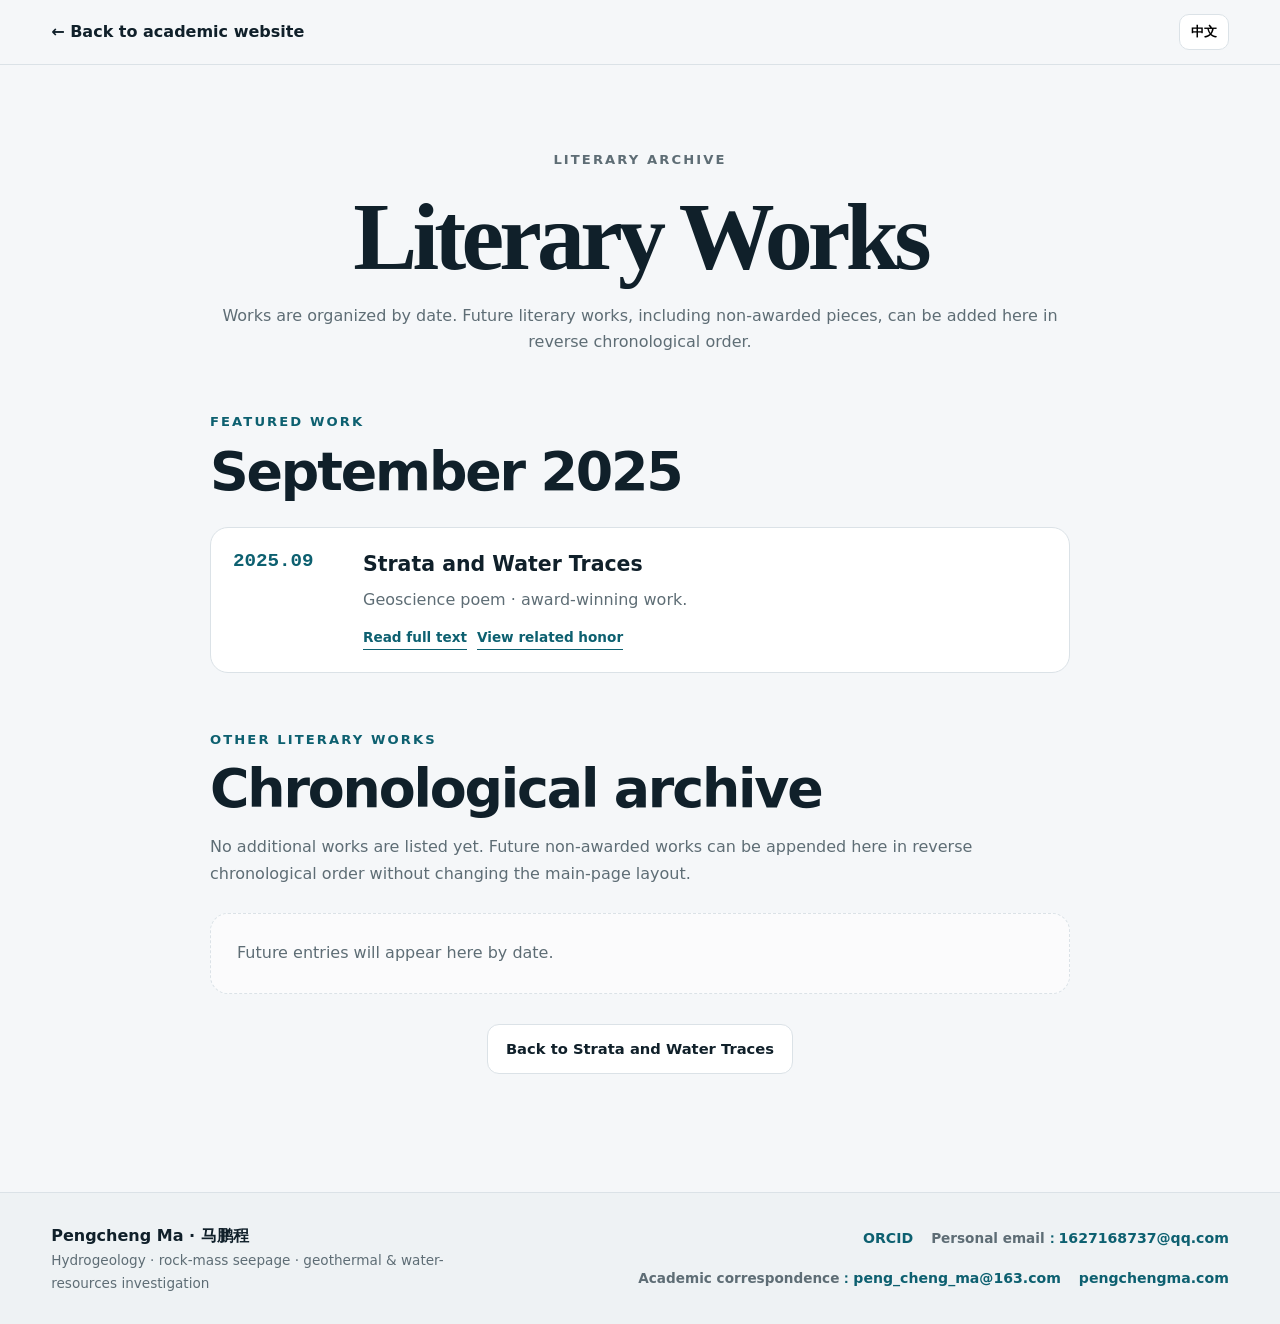
<file: works/index.html>
<!DOCTYPE html>
<html lang="zh-CN">
<head>
<meta charset="utf-8"/>
<meta name="viewport" content="width=device-width, initial-scale=1"/>
<meta name="description" content="马鹏程文学作品档案 / Literary works archive by Pengcheng Ma."/>
<meta name="author" content="Pengcheng Ma"/>
<title>文学作品档案 | Literary Works Archive — Pengcheng Ma</title>
<link rel="canonical" href="https://pengchengma.com/works/"/>
<link rel="stylesheet" href="../styles.css"/>
<script defer src="../script.js"></script>
</head>
<body>
<header class="poem-header archive-header">
<a data-en="← Back to academic website" data-zh="← 返回学术网站" href="../index.html#literature">← 返回学术网站</a>
<button aria-label="Switch language" class="lang-toggle" id="langToggle" type="button">EN</button>
</header>
<main class="poem-shell archive-shell">
<header class="poem-meta archive-meta">
<p class="eyebrow" data-en="Literary archive" data-zh="文学作品档案">文学作品档案</p>
<h1 data-en="Literary Works" data-zh="文学作品">文学作品</h1>
<p data-en="Works are organized by date. Future literary works, including non-awarded pieces, can be added here in reverse chronological order." data-zh="作品按时间整理。后续文学作品（包括未获奖作品）可在此按时间倒序持续添加。">作品按时间整理。后续文学作品（包括未获奖作品）可在此按时间倒序持续添加。</p>
</header>
<section class="archive-section">
<div class="section-heading compact-heading">
<p class="eyebrow" data-en="Featured work" data-zh="当前作品">当前作品</p>
<h2 data-en="September 2025" data-zh="2025年9月">2025年9月</h2>
</div>
<div class="pub-list">
<article class="pub-card work-card">
<span class="pub-year">2025.09</span>
<div><h3 data-en="Strata and Water Traces" data-zh="《岩层与水痕》">《岩层与水痕》</h3>
<p class="muted" data-en="Geoscience poem · award-winning work." data-zh="地质诗歌 · 获奖作品。">地质诗歌 · 获奖作品。</p>
<div class="pub-links"><a data-en="Read full text" data-zh="阅读全文" href="strata-and-water-traces.html">阅读全文</a><a data-en="View related honor" data-zh="查看对应荣誉" href="../index.html#honor-poetry">查看对应荣誉</a></div></div>
</article>
</div>
</section>
<section class="archive-section" id="other-works">
<div class="section-heading compact-heading">
<p class="eyebrow" data-en="Other literary works" data-zh="其他文学作品">其他文学作品</p>
<h2 data-en="Chronological archive" data-zh="按时间查看">按时间查看</h2>
<p data-en="No additional works are listed yet. Future non-awarded works can be appended here in reverse chronological order without changing the main-page layout." data-zh="当前暂未添加其他作品。后续未获奖文学作品可直接在此按时间倒序添加，无需改变主页文学作品模块结构。">当前暂未添加其他作品。后续未获奖文学作品可直接在此按时间倒序添加，无需改变主页文学作品模块结构。</p>
</div>
<!-- Future non-awarded works: append .pub-card entries below in reverse chronological order. -->
<div class="archive-empty" data-en="Future entries will appear here by date." data-zh="后续作品将按时间显示在这里。">后续作品将按时间显示在这里。</div>
</section>
<div class="poem-actions"><a class="button secondary" data-en="Back to Strata and Water Traces" data-zh="返回《岩层与水痕》" href="strata-and-water-traces.html">返回《岩层与水痕》</a></div>
</main>
<footer class="site-footer archive-footer">
<div><strong>Pengcheng Ma · 马鹏程</strong><span data-en="Hydrogeology · rock-mass seepage · geothermal &amp; water-resources investigation" data-zh="水文地质 · 岩体渗流 · 地热与水资源调查">水文地质 · 岩体渗流 · 地热与水资源调查</span></div>
<div class="footer-links"><a href="https://orcid.org/0009-0006-8379-8450" rel="noopener" target="_blank">ORCID</a><a class="email-link" href="mailto:1627168737@qq.com"><span data-en="Personal email" data-zh="个人邮箱">个人邮箱</span>：1627168737@qq.com</a><a class="email-link" href="mailto:peng_cheng_ma@163.com"><span data-en="Academic correspondence" data-zh="学术交流邮箱">学术交流邮箱</span>：peng_cheng_ma@163.com</a><a href="https://pengchengma.com/">pengchengma.com</a></div>
</footer>
</body>
</html>
</file>
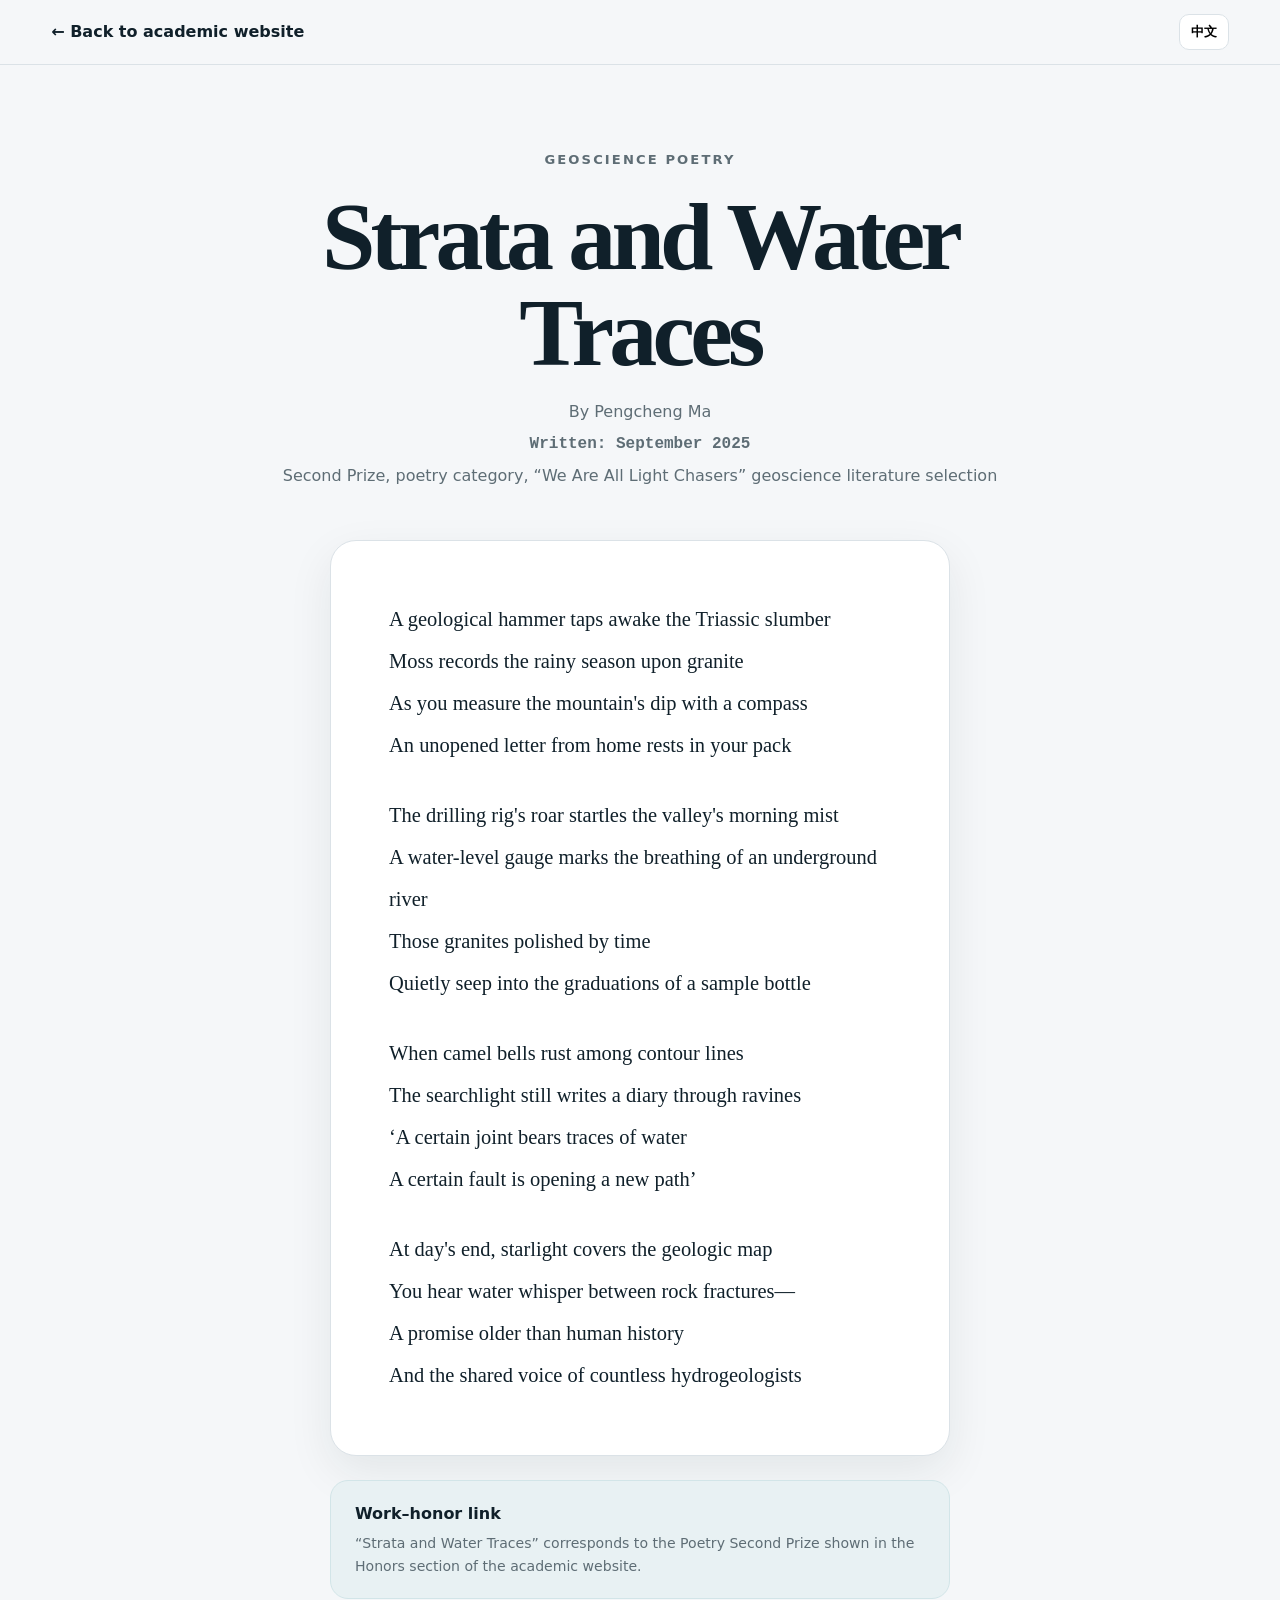
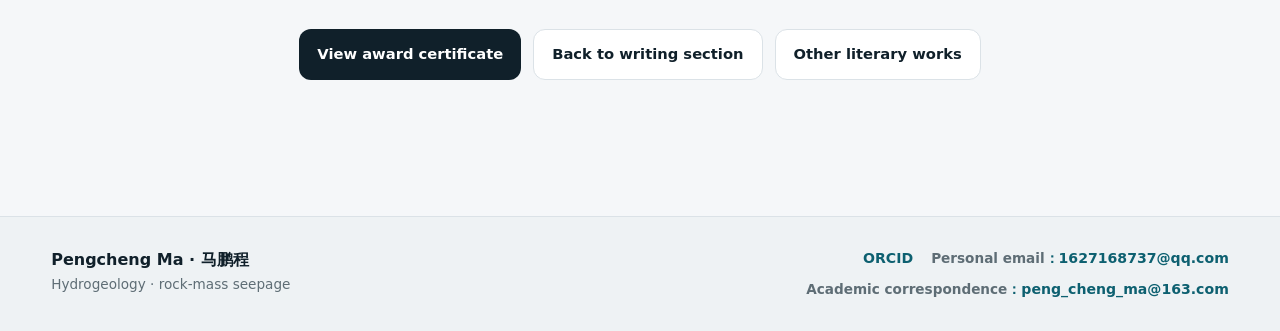
<file: works/strata-and-water-traces.html>
<!DOCTYPE html>
<!DOCTYPE html>

<html lang="zh-CN">
<head>
<meta charset="utf-8"/>
<meta content="width=device-width, initial-scale=1" name="viewport"/>
<meta content="《岩层与水痕》— 马鹏程地质诗歌 / Strata and Water Traces — geoscience poem by Pengcheng Ma." name="description"/>
<meta content="Pengcheng Ma" name="author"/>
<title>《岩层与水痕》 | Strata and Water Traces — Pengcheng Ma</title>
<link href="https://pengchengma.com/works/strata-and-water-traces.html" rel="canonical"/>
<link href="../styles.css?v=44" rel="stylesheet"/>
<script defer="" src="../script.js"></script>
</head>
<body class="poem-page">
<header class="poem-header">
<a data-en="← Back to academic website" data-zh="← 返回学术网站" href="../index.html#literature">← 返回学术网站</a>
<button aria-label="Switch language" class="lang-toggle" id="langToggle" type="button">EN</button>
</header>
<main class="poem-shell">
<header class="poem-meta">
<p class="eyebrow" data-en="Geoscience poetry" data-zh="地质诗歌">地质诗歌</p>
<h1 data-en="Strata and Water Traces" data-zh="岩层与水痕">岩层与水痕</h1>
<p data-en="By Pengcheng Ma" data-zh="作者：马鹏程">作者：马鹏程</p><p class="work-date" data-en="Written: September 2025" data-zh="作品时间：2025年9月">作品时间：2025年9月</p>
<p data-en="Second Prize, poetry category, “We Are All Light Chasers” geoscience literature selection" data-zh="获“我们都是追光人”地质文学作品征集评选诗歌类二等奖">获“我们都是追光人”地质文学作品征集评选诗歌类二等奖</p>
</header>
<article aria-label="岩层与水痕诗歌全文" class="poem-body">
<p class="poem-stanza">
<span data-en="A geological hammer taps awake the Triassic slumber" data-zh="地质锤叩响三叠纪的瞌睡">地质锤叩响三叠纪的瞌睡</span>
<span data-en="Moss records the rainy season upon granite" data-zh="青苔在花岗岩上记录雨季">青苔在花岗岩上记录雨季</span>
<span data-en="As you measure the mountain's dip with a compass" data-zh="你用罗盘量取山脉的倾斜时">你用罗盘量取山脉的倾斜时</span>
<span data-en="An unopened letter from home rests in your pack" data-zh="背囊里藏着未拆封的家信">背囊里藏着未拆封的家信</span>
</p>
<p class="poem-stanza">
<span data-en="The drilling rig's roar startles the valley's morning mist" data-zh="钻塔的轰鸣惊醒河谷晨雾">钻塔的轰鸣惊醒河谷晨雾</span>
<span data-en="A water-level gauge marks the breathing of an underground river" data-zh="水位尺标记地下河的呼吸">水位尺标记地下河的呼吸</span>
<span data-en="Those granites polished by time" data-zh="那些被时间打磨的花岗岩">那些被时间打磨的花岗岩</span>
<span data-en="Quietly seep into the graduations of a sample bottle" data-zh="悄悄渗入样本瓶的刻度里">悄悄渗入样本瓶的刻度里</span>
</p>
<p class="poem-stanza">
<span data-en="When camel bells rust among contour lines" data-zh="当驼铃在等高线间生锈">当驼铃在等高线间生锈</span>
<span data-en="The searchlight still writes a diary through ravines" data-zh="探照灯仍在沟涧书写日记">探照灯仍在沟涧书写日记</span>
<span data-en="‘A certain joint bears traces of water" data-zh="「某道节理存在水痕">「某道节理存在水痕</span>
<span data-en="A certain fault is opening a new path’" data-zh="某段断层正开拓新的路径」">某段断层正开拓新的路径」</span>
</p>
<p class="poem-stanza">
<span data-en="At day's end, starlight covers the geologic map" data-zh="收工时星光落满地质图">收工时星光落满地质图</span>
<span data-en="You hear water whisper between rock fractures—" data-zh="你听见岩缝间水声低语——">你听见岩缝间水声低语——</span>
<span data-en="A promise older than human history" data-zh="那是比人类史更久的承诺">那是比人类史更久的承诺</span>
<span data-en="And the shared voice of countless hydrogeologists" data-zh="更是无数水文工作者的心声">更是无数水文工作者的心声</span>
</p>
</article>
<div class="poem-recognition">
<strong data-en="Work–honor link" data-zh="作品与荣誉对应">作品与荣誉对应</strong>
<span data-en="“Strata and Water Traces” corresponds to the Poetry Second Prize shown in the Honors section of the academic website." data-zh="《岩层与水痕》对应网站荣誉板块中的地质文学作品“诗歌类二等奖”。">《岩层与水痕》对应网站荣誉板块中的地质文学作品“诗歌类二等奖”。</span>
</div>
<div class="poem-actions">
<a class="button primary" data-en="View award certificate" data-zh="查看获奖证书" href="../index.html#honor-poetry">查看获奖证书</a>
<a class="button secondary" data-en="Back to writing section" data-zh="返回文学作品板块" href="../index.html#literature">返回文学作品板块</a>
<a class="button secondary" data-en="Other literary works" data-zh="其他文学作品" href="index.html#other-works">其他文学作品</a></div>
</main>
<footer class="site-footer poem-footer"><div><strong>Pengcheng Ma · 马鹏程</strong><span data-en="Hydrogeology · rock-mass seepage" data-zh="水文地质 · 岩体渗流">水文地质 · 岩体渗流</span></div><div class="footer-links"><a href="https://orcid.org/0009-0006-8379-8450" rel="noopener" target="_blank">ORCID</a><a class="email-link" href="mailto:1627168737@qq.com"><span data-en="Personal email" data-zh="个人邮箱">个人邮箱</span>：1627168737@qq.com</a><a class="email-link" href="mailto:peng_cheng_ma@163.com"><span data-en="Academic correspondence" data-zh="学术交流邮箱">学术交流邮箱</span>：peng_cheng_ma@163.com</a></div></footer></body>
</html>
</file>
<file: styles.css>
:root{
  --bg:#f5f7f9;--paper:#fff;--ink:#10202a;--muted:#5e6d75;--line:#dbe2e7;--accent:#0d6070;--accent2:#173f61;--soft:#e8f1f3;--radius:18px;--shadow:0 16px 45px rgba(16,32,42,.08)
}
*{box-sizing:border-box}html{scroll-behavior:smooth}body{margin:0;background:var(--bg);color:var(--ink);font-family:Inter,"Noto Sans SC","Microsoft YaHei",system-ui,-apple-system,BlinkMacSystemFont,"Segoe UI",sans-serif;line-height:1.65}a{color:inherit}.site-header{position:sticky;top:0;z-index:50;display:flex;align-items:center;gap:28px;padding:14px clamp(18px,4vw,64px);background:rgba(245,247,249,.92);backdrop-filter:blur(18px);border-bottom:1px solid rgba(219,226,231,.85)}.brand{display:flex;align-items:center;gap:10px;text-decoration:none;margin-right:auto}.brand-mark{display:grid;place-items:center;width:42px;height:42px;border-radius:12px;background:var(--ink);color:#fff;font-weight:800;letter-spacing:.06em}.brand strong,.brand small{display:block}.brand small{font-size:.72rem;color:var(--muted)}nav{display:flex;gap:22px}nav a{text-decoration:none;font-size:.92rem;color:var(--muted)}nav a:hover{color:var(--ink)}.lang-toggle{border:1px solid var(--line);background:var(--paper);padding:8px 11px;border-radius:10px;font-weight:700;cursor:pointer}.section-shell{width:min(1180px,calc(100% - 36px));margin-inline:auto}.hero{min-height:76vh;display:grid;grid-template-columns:1.4fr .6fr;gap:70px;align-items:center;padding:90px 0 70px}.eyebrow{text-transform:uppercase;letter-spacing:.16em;font-size:.76rem;font-weight:800;color:var(--accent);margin:0 0 14px}.hero h1{font-size:clamp(3.2rem,8vw,7rem);line-height:.95;letter-spacing:-.06em;margin:0 0 28px}.hero h1 em{font-style:normal;font-size:.36em;letter-spacing:-.02em;color:var(--muted);font-weight:600}.lede{font-size:1.12rem;max-width:760px;color:#3e515b}.hero-actions{display:flex;flex-wrap:wrap;gap:12px;margin-top:30px}.button{display:inline-flex;align-items:center;justify-content:center;padding:12px 18px;border-radius:12px;text-decoration:none;font-weight:700;font-size:.92rem}.button.primary{background:var(--ink);color:#fff}.button.secondary{background:var(--paper);border:1px solid var(--line)}.hero-card{background:linear-gradient(160deg,var(--accent2),#071821);color:#fff;padding:28px;border-radius:26px;box-shadow:var(--shadow);display:grid;gap:10px}.metric{padding:18px 8px;border-bottom:1px solid rgba(255,255,255,.14)}.metric:last-child{border-bottom:0}.metric span{display:block;color:#bcd2dc;font-size:.75rem;letter-spacing:.12em}.metric b{display:block;font-size:2.6rem;line-height:1.1}.metric small{color:#dfe9ee}.section-block{padding:86px 0}.section-heading{max-width:820px;margin-bottom:36px}.section-heading h2{font-size:clamp(2rem,4vw,3.6rem);line-height:1.08;letter-spacing:-.04em;margin:0 0 16px}.section-heading>p:last-child{color:var(--muted)}.research-grid{display:grid;grid-template-columns:repeat(3,1fr);gap:18px}.research-grid article{background:var(--paper);border:1px solid var(--line);border-radius:var(--radius);padding:26px}.step{font-family:ui-monospace,monospace;font-size:.78rem;color:var(--accent);font-weight:800}.research-grid h3{font-size:1.22rem;margin:26px 0 8px}.research-grid p{color:var(--muted);margin:0}.thresholds{margin-top:22px;display:grid;grid-template-columns:repeat(4,1fr);border:1px solid var(--line);border-radius:var(--radius);overflow:hidden;background:var(--paper)}.thresholds div{padding:20px;border-right:1px solid var(--line)}.thresholds div:last-child{border:0}.thresholds b,.thresholds span{display:block}.thresholds span{font-size:.86rem;color:var(--muted);margin-top:6px}.methods{position:relative}.method-card{display:grid;grid-template-columns:1fr 1fr;gap:38px;align-items:center;margin:34px 0;background:var(--paper);border:1px solid var(--line);border-radius:24px;padding:34px;box-shadow:0 8px 30px rgba(16,32,42,.04)}.method-card.reverse .method-text{order:2}.method-card.reverse figure{order:1}.method-index{display:grid;place-items:center;width:34px;height:34px;border-radius:50%;background:var(--soft);color:var(--accent);font-weight:800}.method-text h3{font-size:1.65rem;line-height:1.2;margin:16px 0}.method-text p{color:var(--muted)}.formula{font-family:"STIX Two Math","Cambria Math",Georgia,serif;background:#f2f6f7;border-left:3px solid var(--accent);padding:12px 15px;margin:12px 0;border-radius:0 10px 10px 0;font-size:1.03rem;overflow-x:auto}.formula.compact{font-size:.96rem}.note{font-size:.92rem}.method-card figure,.gallery-grid figure{margin:0}.method-card img,.gallery-grid img{width:100%;height:auto;display:block;border-radius:14px;border:1px solid var(--line);background:#fff}.method-card figcaption,.gallery-grid figcaption{font-size:.82rem;color:var(--muted);margin-top:10px}.calculator{margin:54px 0;background:linear-gradient(145deg,#0c2a38,#0d6070);color:#fff;border-radius:26px;padding:34px}.calculator .eyebrow{color:#8cd0dc}.calculator>div:first-child p:last-child{color:#cae2e7}.input-grid{display:grid;grid-template-columns:repeat(3,1fr);gap:14px;margin:24px 0}.input-grid fieldset{border:1px solid rgba(255,255,255,.24);border-radius:14px;padding:16px}.input-grid legend{font-weight:800;padding:0 6px}.input-grid label{display:grid;grid-template-columns:32px 1fr;align-items:center;gap:8px;margin:8px 0}.input-grid input{width:100%;border:1px solid rgba(255,255,255,.28);background:rgba(255,255,255,.1);color:#fff;border-radius:9px;padding:9px;font:inherit}.calc-results{display:grid;grid-template-columns:repeat(4,1fr);gap:12px}.calc-results div{background:rgba(255,255,255,.09);border:1px solid rgba(255,255,255,.16);padding:15px;border-radius:14px}.calc-results span{display:block;font-size:.78rem;color:#cfe1e6}.calc-results strong{font-size:1.5rem}.warning{min-height:1.5em;color:#ffe4a8;margin-bottom:0}.gallery-grid{display:grid;grid-template-columns:1.25fr .75fr;gap:18px}.pub-list{display:grid;gap:16px}.pub-card{display:grid;grid-template-columns:110px 1fr;gap:20px;background:var(--paper);border:1px solid var(--line);border-radius:var(--radius);padding:26px}.pub-year{font:700 1.2rem ui-monospace,monospace;color:var(--accent)}.pub-card h3{margin:0 0 8px;font-size:1.2rem}.pub-card p{margin:5px 0}.muted{color:var(--muted)}.pub-links{display:flex;flex-wrap:wrap;gap:10px;margin-top:13px}.pub-links a{font-size:.85rem;font-weight:700;color:var(--accent);text-decoration:none;border-bottom:1px solid currentColor}.timeline{border-left:1px solid var(--line);margin-left:90px}.timeline article{position:relative;display:grid;grid-template-columns:120px 1fr;gap:24px;margin:0 0 38px;padding-left:26px}.timeline article:before{content:"";position:absolute;left:-6px;top:7px;width:11px;height:11px;border-radius:50%;background:var(--accent)}.timeline time{margin-left:-145px;font-family:ui-monospace,monospace;color:var(--accent);font-weight:700}.timeline h3{margin:0 0 6px}.timeline p{margin:0;color:var(--muted)}.site-footer{margin-top:70px;padding:38px clamp(18px,4vw,64px);border-top:1px solid var(--line);display:flex;justify-content:space-between;gap:24px;background:#eef2f4}.site-footer strong,.site-footer span{display:block}.site-footer span{font-size:.85rem;color:var(--muted)}.footer-links{display:flex;gap:18px;align-items:center}.footer-links a{text-decoration:none;color:var(--accent);font-weight:700;font-size:.88rem}
@media(max-width:900px){nav{display:none}.hero{grid-template-columns:1fr;gap:24px;min-height:auto;padding-top:65px}.hero-card{grid-template-columns:repeat(3,1fr)}.research-grid,.thresholds{grid-template-columns:1fr 1fr}.method-card,.method-card.reverse{grid-template-columns:1fr}.method-card.reverse .method-text,.method-card.reverse figure{order:initial}.input-grid,.calc-results{grid-template-columns:1fr 1fr}.gallery-grid{grid-template-columns:1fr}.timeline{margin-left:55px}}
@media(max-width:620px){.site-header{gap:12px}.brand small{display:none}.hero h1{font-size:3.3rem}.hero-card,.research-grid,.thresholds,.input-grid,.calc-results{grid-template-columns:1fr}.thresholds div{border-right:0;border-bottom:1px solid var(--line)}.method-card{padding:20px}.pub-card{grid-template-columns:1fr}.timeline{margin-left:18px}.timeline article{grid-template-columns:1fr;padding-left:22px}.timeline time{margin-left:0}.site-footer{flex-direction:column}}

/* v2: source-faithful research figure, experience outcomes, and honor gallery */
.framework-figure{margin:34px 0 0;background:var(--paper);border:1px solid var(--line);border-radius:22px;padding:22px;box-shadow:0 8px 30px rgba(16,32,42,.04)}
.framework-figure img{display:block;width:100%;height:auto;border-radius:12px;background:#fff}
.framework-figure figcaption{margin-top:10px;color:var(--muted);font-size:.86rem}
.source-note{margin:12px 0 0;padding:14px 16px;background:#eef4f5;border-left:3px solid var(--accent);border-radius:0 10px 10px 0;color:#4d6069;font-size:.9rem}
.award-tags{display:flex;flex-wrap:wrap;gap:8px;margin-top:13px}
.award-tags span{display:inline-flex;align-items:center;padding:6px 10px;border-radius:999px;background:var(--soft);color:var(--accent2);font-size:.78rem;font-weight:800;border:1px solid #d2e5e8}
.timeline article.with-award:before{box-shadow:0 0 0 5px rgba(13,96,112,.12)}
.honors-section{padding-bottom:95px}
.honor-gallery{display:grid;grid-template-columns:repeat(2,minmax(0,1fr));gap:22px}
.honor-gallery figure{margin:0;background:var(--paper);border:1px solid var(--line);border-radius:20px;overflow:hidden;box-shadow:0 10px 32px rgba(16,32,42,.05)}
.honor-gallery figure:last-child:nth-child(odd){grid-column:1/-1;max-width:760px;width:100%;justify-self:center}
.honor-gallery a{display:block;background:#edf1f2;overflow:hidden}
.honor-gallery img{display:block;width:100%;height:auto;transition:transform .22s ease}
.honor-gallery a:hover img{transform:scale(1.012)}
.honor-gallery figcaption{padding:16px 18px 18px}
.honor-gallery figcaption strong,.honor-gallery figcaption span{display:block}
.honor-gallery figcaption strong{font-size:.95rem;line-height:1.45}
.honor-gallery figcaption span{margin-top:5px;color:var(--muted);font-size:.82rem}
@media(max-width:900px){.honor-gallery{grid-template-columns:1fr}.honor-gallery figure:last-child:nth-child(odd){grid-column:auto;max-width:none}}


/* v3: mentoring/collaboration and geoscience writing */
.people-strip{padding:4px 0 54px;display:grid;grid-template-columns:.8fr 1.7fr;gap:30px;align-items:start}
.people-intro h2{font-size:clamp(1.7rem,3vw,2.6rem);margin:0 0 10px;line-height:1.1;letter-spacing:-.03em}.people-intro>p:last-child{color:var(--muted);margin:0}
.people-grid{display:grid;grid-template-columns:repeat(3,1fr);gap:14px}.person-card{background:var(--paper);border:1px solid var(--line);border-radius:18px;padding:20px;min-height:180px}.person-card.supervisor{border-top:4px solid var(--accent)}.person-card>span{display:block;font-size:.75rem;letter-spacing:.1em;text-transform:uppercase;color:var(--accent);font-weight:800}.person-card h3{margin:20px 0 6px;font-size:1.22rem}.person-card p{margin:0;color:var(--muted);font-size:.9rem}
.award-tags a{display:inline-flex;align-items:center;padding:6px 10px;border-radius:999px;background:var(--ink);color:#fff;text-decoration:none;font-size:.78rem;font-weight:800}
.literature-section{padding-top:76px}.literature-card{display:grid;grid-template-columns:1.35fr .65fr;gap:28px;background:linear-gradient(145deg,#fff,#eef4f5);border:1px solid var(--line);border-radius:26px;padding:34px;box-shadow:var(--shadow)}.literature-kicker{display:block;color:var(--accent);font-size:.78rem;font-weight:800;letter-spacing:.12em;text-transform:uppercase}.literature-copy h3{font-size:clamp(2.3rem,5vw,4.8rem);letter-spacing:-.06em;line-height:.95;margin:16px 0 22px}.literature-copy p{max-width:760px;color:var(--muted)}.literature-actions{display:flex;flex-wrap:wrap;gap:12px;margin-top:24px}.literature-award{background:var(--ink);color:#fff;border-radius:20px;padding:24px;align-self:stretch;display:flex;flex-direction:column;justify-content:center}.literature-award>span{color:#a9c7d1;font-size:.76rem;letter-spacing:.12em;text-transform:uppercase;font-weight:800}.literature-award strong{font-size:1.12rem;line-height:1.5;margin:16px 0}.literature-award p{margin:0;color:#d9e6eb;font-size:.9rem}.honor-work-link{display:inline-block;margin-top:10px;color:var(--accent);font-size:.82rem;font-weight:800;text-decoration:none;border-bottom:1px solid currentColor}
.poem-page{min-height:100vh}.poem-header{position:sticky;top:0;z-index:20;display:flex;align-items:center;justify-content:space-between;gap:20px;padding:14px clamp(18px,4vw,64px);background:rgba(245,247,249,.94);backdrop-filter:blur(18px);border-bottom:1px solid var(--line)}.poem-header a{text-decoration:none;font-weight:800}.poem-shell{width:min(860px,calc(100% - 36px));margin:0 auto;padding:78px 0 90px}.poem-meta{text-align:center;margin-bottom:50px}.poem-meta .eyebrow{margin-bottom:18px}.poem-meta h1{font-family:Georgia,"Noto Serif SC","Songti SC",serif;font-size:clamp(3rem,8vw,6rem);line-height:1;letter-spacing:-.05em;margin:0 0 18px}.poem-meta p{color:var(--muted);margin:6px 0}.poem-body{max-width:620px;margin:0 auto;background:var(--paper);border:1px solid var(--line);border-radius:26px;padding:clamp(28px,6vw,58px);box-shadow:var(--shadow)}.poem-stanza{font-family:Georgia,"Noto Serif SC","Songti SC",serif;font-size:clamp(1.08rem,2.2vw,1.28rem);line-height:2.05;margin:0 0 28px}.poem-stanza:last-of-type{margin-bottom:0}.poem-stanza span{display:block}.poem-recognition{max-width:620px;margin:24px auto 0;padding:20px 24px;border-radius:18px;background:var(--soft);border:1px solid #d2e5e8}.poem-recognition strong,.poem-recognition span{display:block}.poem-recognition span{color:var(--muted);font-size:.88rem;margin-top:5px}.poem-actions{display:flex;justify-content:center;flex-wrap:wrap;gap:12px;margin-top:30px}
@media(max-width:900px){.people-strip{grid-template-columns:1fr}.people-grid{grid-template-columns:1fr 1fr}.literature-card{grid-template-columns:1fr}}
@media(max-width:620px){.people-grid{grid-template-columns:1fr}.literature-card{padding:22px}.poem-shell{padding-top:54px}}


/* V4: compact academic-network layout and explicit L** formula panel */
.people-grid{grid-template-columns:minmax(0,1.25fr) minmax(0,.95fr)}
.person-card.academic-partners{display:flex;flex-direction:column;justify-content:flex-start}
.person-card.academic-partners h3{font-size:1.28rem;line-height:1.45;margin-bottom:0}
.lstar-equation-panel{margin-top:22px;display:grid;grid-template-columns:minmax(0,.9fr) minmax(0,1.1fr);gap:24px;align-items:center;background:linear-gradient(145deg,#f8fbfc,#edf4f5);border:1px solid var(--line);border-radius:var(--radius);padding:26px}
.lstar-equation-copy h3{font-size:1.4rem;margin:0 0 10px}.lstar-equation-copy>p:last-child{color:var(--muted);margin-bottom:0}.lstar-equations .formula{margin:8px 0}.formula-large{font-size:1.12rem;line-height:1.7}.lstar-equations .note{margin:10px 0 0;color:var(--muted)}
.work-list .work-card{position:relative}.work-list .pub-year{white-space:nowrap}.work-card h3{font-family:inherit}.work-card .muted{max-width:780px}
.work-date{font-family:ui-monospace,monospace;color:var(--accent);font-weight:700}
@media(max-width:900px){.people-grid{grid-template-columns:1fr 1fr}.lstar-equation-panel{grid-template-columns:1fr}}
@media(max-width:620px){.people-grid{grid-template-columns:1fr}.lstar-equation-panel{padding:20px}.formula-large{font-size:1rem}}

/* V5 */
.formula-primary{font-weight:800;color:var(--accent-strong,#174d54);margin-top:13px}.honor-gallery img{background:#f7f5ef;object-fit:contain;object-position:center}

/* V6: public email links and compact footer wrapping */
.footer-links{flex-wrap:wrap;justify-content:flex-end;max-width:760px;row-gap:8px}
@media(max-width:620px){.footer-links{justify-content:flex-start;align-items:flex-start}}

/* V7 literature archive and public email refinements */
.literature-meta-row{display:flex;flex-wrap:wrap;align-items:center;gap:12px;margin-bottom:8px}.literature-time{display:inline-flex;align-items:center;min-height:28px;padding:4px 10px;border-radius:999px;background:var(--soft);color:var(--accent);font:800 .82rem ui-monospace,monospace}.literature-meta-row .literature-kicker{margin:0}.archive-shell{padding-bottom:72px}.archive-section{margin-top:56px}.compact-heading{margin-bottom:22px}.compact-heading h2{font-size:clamp(1.7rem,3vw,2.5rem)}.archive-empty{border:1px dashed var(--line);border-radius:18px;padding:26px;background:rgba(255,255,255,.55);color:var(--muted)}.email-link{white-space:nowrap}.poem-footer,.archive-footer{margin-top:54px}.archive-footer{width:100%}@media(max-width:900px){.footer-links{align-items:flex-start}.email-link{white-space:normal}}
/* V7 footer email layout refinement */
.email-link span{display:inline!important}
@media(max-width:620px){.site-footer .footer-links{flex-direction:column;align-items:flex-start;gap:8px}.site-footer .footer-links a{display:block}.email-link{white-space:normal}}

/* V8: stronger subsection typography, tighter vertical rhythm, and one-line publications heading */
.section-block{padding:60px 0}
.section-heading{margin-bottom:26px}
.section-heading h2{font-size:clamp(2.2rem,4.2vw,3.85rem);margin-bottom:12px}
.eyebrow{font-size:.82rem;margin-bottom:10px}
.hero{min-height:68vh;padding:68px 0 46px;gap:54px}
.hero h1{margin-bottom:22px}
.hero-actions{margin-top:24px}
.people-strip{padding:2px 0 38px}
.people-intro h2{font-size:clamp(1.9rem,3.2vw,2.8rem)}
.research-grid h3{font-size:1.3rem;margin:20px 0 7px}
.method-card{margin:24px 0;padding:30px}
.method-text h3{font-size:1.76rem;margin:13px 0}
.calculator{margin:38px 0;padding:30px}
.pub-list{gap:13px}
.pub-card{padding:22px}
.pub-card h3{font-size:1.28rem;line-height:1.4}
.timeline article{margin-bottom:30px}
.literature-section{padding-top:56px}
.literature-card{padding:30px}
.lstar-equation-panel{margin-top:18px;padding:22px}
.lstar-equation-copy h3{font-size:1.5rem}
.honors-section{padding-bottom:66px}
.honor-gallery{gap:18px}
.site-footer{margin-top:46px;padding-top:30px;padding-bottom:30px}

/* Keep the Chinese publications theme line on one row on desktop. */
#publications .section-heading{max-width:none}
#publications .section-heading h2{font-size:clamp(1.85rem,2.45vw,2.55rem);letter-spacing:-.035em;white-space:nowrap}

@media(max-width:900px){
  .section-block{padding:50px 0}
  .hero{padding-top:54px;padding-bottom:38px}
  #publications .section-heading h2{font-size:clamp(1.9rem,4vw,2.45rem);white-space:normal}
}
@media(max-width:620px){
  .section-block{padding:42px 0}
  .section-heading{margin-bottom:20px}
  .section-heading h2{font-size:2.15rem}
  .method-text h3{font-size:1.52rem}
  .pub-card h3{font-size:1.2rem}
  .literature-section{padding-top:42px}
  .literature-card{padding:20px}
  .site-footer{margin-top:34px}
  #publications .section-heading h2{font-size:1.85rem;line-height:1.15}
}

/* V11: browser-side geoscience calculators */
.tool-page{background:#f3f6f7}.tool-shell{max-width:1380px}.tool-intro{max-width:960px}.tool-tabs{position:sticky;top:71px;z-index:30;display:flex;gap:8px;padding:10px;margin:0 0 22px;background:rgba(243,246,247,.94);backdrop-filter:blur(16px);border:1px solid var(--line);border-radius:16px}.tool-tab{appearance:none;border:0;background:transparent;color:var(--muted);padding:11px 16px;border-radius:10px;font:800 .9rem inherit;cursor:pointer}.tool-tab.active{background:var(--ink);color:#fff}.tool-panel{display:none;background:var(--paper);border:1px solid var(--line);border-radius:24px;padding:clamp(20px,3vw,34px);box-shadow:var(--shadow)}.tool-panel.active{display:block}.tool-card-head,.subhead{display:flex;align-items:flex-start;justify-content:space-between;gap:24px}.tool-card-head>div:first-child{max-width:860px}.tool-card-head h3{font-size:clamp(1.55rem,2.5vw,2.3rem);line-height:1.15;margin:7px 0 10px}.tool-card-head p,.subhead p{color:var(--muted);margin:0}.tool-step{display:inline-block;font:800 .75rem ui-monospace,monospace;letter-spacing:.12em;color:var(--accent)}.tool-notice{margin:22px 0 16px;padding:13px 16px;border-radius:12px;background:var(--soft);color:#425963;font-size:.9rem}.table-scroll{width:100%;overflow:auto;border:1px solid var(--line);border-radius:14px;background:#fff}.calc-table{width:100%;border-collapse:collapse;min-width:860px}.calc-table th,.calc-table td{border-right:1px solid var(--line);border-bottom:1px solid var(--line);padding:8px;text-align:center;vertical-align:middle;white-space:nowrap}.calc-table th:last-child,.calc-table td:last-child{border-right:0}.calc-table tbody tr:last-child td{border-bottom:0}.calc-table thead th{position:sticky;top:0;z-index:2;background:#edf3f4;color:#31464f;font-size:.77rem;letter-spacing:.015em}.input-table input,.input-table select{width:92px;min-width:76px;border:1px solid #cbd7dc;border-radius:8px;background:#fff;padding:8px 7px;color:var(--ink);font:inherit;text-align:right}.input-table [data-key="id"],.input-table [data-key="layer"]{width:110px;text-align:left}.input-table select{width:60px;text-align:center}.row-delete{width:32px;height:32px;border:1px solid #d8e0e4;border-radius:8px;background:#fff;color:#8d3d3d;font-size:1.2rem;line-height:1;cursor:pointer}.row-delete:hover{background:#fff1f1}.tool-actions{display:flex;flex-wrap:wrap;gap:10px;margin-top:16px}.compact-actions{justify-content:flex-end;margin:0}.tool-button,.file-button{display:inline-flex;align-items:center;justify-content:center;min-height:40px;padding:9px 14px;border-radius:10px;font:800 .84rem inherit;cursor:pointer;text-decoration:none}.tool-button{border:1px solid transparent}.tool-button.primary{background:var(--ink);color:#fff}.tool-button.secondary,.file-button{border:1px solid #bfd0d7;background:#edf4f5;color:var(--accent2)}.tool-button.ghost{border:1px solid var(--line);background:#fff;color:var(--muted)}.tool-status{min-height:1.4em;margin:11px 0 0;color:var(--accent);font-weight:700;font-size:.88rem}.result-section{margin-top:34px;padding-top:28px;border-top:1px solid var(--line)}.subhead{margin-bottom:14px}.subhead h4{font-size:1.35rem;margin:5px 0 3px}.result-table td{font-size:.86rem}.result-table .formula-cell{text-align:left;font-family:"STIX Two Math","Cambria Math",serif}.warn-cell{color:#a2452d;font-weight:800;background:#fff2ed}.ok-cell{color:#28704a;font-weight:800;background:#f0faf4}.piper-wrap{width:100%;overflow:auto;border:1px solid var(--line);border-radius:16px;background:#fff;padding:10px}.piper-wrap canvas{display:block;width:100%;height:auto;min-width:720px}.piper-legend{display:flex;flex-wrap:wrap;gap:8px 14px;margin-top:13px}.piper-legend span{display:inline-flex;align-items:center;gap:6px;font-size:.82rem;color:var(--muted)}.piper-legend i{width:10px;height:10px;border-radius:50%;background:var(--legend-color)}.profile-settings{display:flex;flex-wrap:wrap;gap:16px;align-items:end;margin:22px 0 16px;padding:15px;border-radius:14px;background:#f4f7f8}.profile-settings label{display:grid;gap:6px;font-size:.84rem;font-weight:800;color:#455a64}.profile-settings input[type="number"]{width:220px;padding:9px;border:1px solid #cbd7dc;border-radius:8px;background:white}.profile-settings .check-line{display:flex;align-items:center;gap:8px;padding-bottom:9px}.layer-summary{display:flex;flex-wrap:wrap;gap:9px;margin-top:15px}.layer-summary strong{width:100%;font-size:.88rem}.layer-summary span{padding:7px 10px;border-radius:999px;background:var(--soft);font-size:.82rem;font-weight:800;color:var(--accent2)}
@media(max-width:900px){.tool-tabs{top:69px;overflow:auto;white-space:nowrap}.tool-card-head,.subhead{display:block}.compact-actions{justify-content:flex-start;margin-top:15px}.tool-panel{padding:20px}.piper-wrap canvas{min-width:650px}}
@media(max-width:620px){.tool-tabs{width:calc(100vw - 36px)}.tool-tab{padding:10px 12px}.tool-actions{gap:7px}.tool-button,.file-button{flex:1}.profile-settings input[type="number"]{width:100%}}

.bulk-paste{margin-top:14px;border:1px dashed #c7d4d9;border-radius:12px;padding:11px 13px;background:#f8fafb}.bulk-paste summary{cursor:pointer;font-weight:800;color:var(--accent2);font-size:.86rem}.bulk-paste p{margin:9px 0;color:var(--muted);font-size:.82rem}.bulk-paste textarea{display:block;width:100%;resize:vertical;border:1px solid #cbd7dc;border-radius:9px;padding:10px;margin-bottom:10px;font:13px ui-monospace,SFMono-Regular,Consolas,monospace}

/* V12: spreadsheet-faithful hydrochemistry / section calculators */
.kurlov-table{min-width:1480px}.kurlov-table .group-head th{top:0}.kurlov-table thead tr:nth-child(2) th{top:35px}.kurlov-table .major-group{background:#dfecee;color:#244752}.kurlov-table .minor-group{background:#f1f3f4;color:#65737a}.kurlov-table .minor-ion-cell{background:#fafbfb}.kurlov-table .major-ion-cell input{border-color:#b8d0d7;background:#fbfeff}.kurlov-table .minor-ion-cell input{background:#f8f9f9;color:#56666e}.kurlov-table th{height:35px}
.formula-note{line-height:1.75}.profile-summary{display:flex;flex-wrap:wrap;gap:10px;margin:16px 0}.profile-summary span{padding:9px 12px;border:1px solid var(--line);border-radius:10px;background:#f7f9fa;color:#52636b;font-size:.86rem}.profile-summary strong{color:var(--ink)}
.wide-sheet-scroll{border-radius:10px}.spreadsheet-table{font-size:.8rem}.profile-sheet-table{min-width:2350px}.thickness-sheet-table{min-width:2700px}.spreadsheet-table th{background:#f3f5f6;border-color:#9ea9ae;color:#1f2d34;font-weight:800}.spreadsheet-table td{border-color:#c5cdd1}.spreadsheet-table .sheet-output{background:#f5f7f8;color:#344a54;font-variant-numeric:tabular-nums}.spreadsheet-table input,.spreadsheet-table select{width:92px;min-width:82px;border:1px solid #9fb4bc;border-radius:5px;padding:7px 6px;background:#fffdf0;color:#17282f;font:inherit}.spreadsheet-table [data-key="id"],.spreadsheet-table [data-key="layer"]{width:105px}.spreadsheet-table [data-key="x"],.spreadsheet-table [data-key="y"]{width:125px}.spreadsheet-table .row-delete{width:29px;height:29px;border-radius:5px}.spreadsheet-table thead .group-head th{background:#e8edef}.thickness-sheet-table thead tr:nth-child(2) th{top:36px}.thickness-sheet-table th small{font-weight:600;color:#6f7d83}.layer-summary{margin-top:18px}
.piper-section .subhead{align-items:center}.piper-wrap{background:#fff;padding:6px}.piper-wrap canvas{min-width:980px;max-width:none}.piper-legend{padding-bottom:4px}.piper-legend i{border-radius:2px}
@media(max-width:900px){.piper-wrap canvas{min-width:900px}.profile-summary{display:grid;grid-template-columns:1fr 1fr}.spreadsheet-table input,.spreadsheet-table select{min-width:74px;width:82px}}
@media(max-width:620px){.profile-summary{grid-template-columns:1fr}.piper-wrap canvas{min-width:820px}}

/* =========================================================
   Mobile responsive fix
   - Restore navigation on phones/tablets
   - Keep hydrochemistry modules visible and usable
   - Make calculator tabs, tables and Piper chart mobile-friendly
   ========================================================= */

@media (max-width: 900px) {
  /* The original stylesheet hides nav below 900px.
     Override it here instead of deleting desktop rules. */
  .site-header {
    flex-wrap: wrap;
    align-items: center;
    gap: 10px 14px;
    padding: 10px 16px;
  }

  .site-header .brand {
    margin-right: auto;
    min-width: 0;
  }

  .site-header nav {
    display: flex !important;
    order: 3;
    width: 100%;
    gap: 8px;
    overflow-x: auto;
    overflow-y: hidden;
    white-space: nowrap;
    padding: 2px 0 5px;
    -webkit-overflow-scrolling: touch;
    scrollbar-width: thin;
  }

  .site-header nav a {
    flex: 0 0 auto;
    display: inline-flex;
    align-items: center;
    min-height: 36px;
    padding: 7px 11px;
    border: 1px solid var(--line);
    border-radius: 10px;
    background: rgba(255,255,255,.72);
    color: var(--ink);
    font-size: .86rem;
    font-weight: 700;
  }

  .site-header nav a:hover,
  .site-header nav a:focus-visible {
    background: var(--paper);
    color: var(--accent);
  }

  /* The header becomes taller on mobile, so do not let the
     calculator tabs sit underneath it. */
  .tool-tabs {
    position: static;
    top: auto;
    width: 100%;
    overflow-x: auto;
    white-space: nowrap;
    -webkit-overflow-scrolling: touch;
  }

  .tool-panel.active {
    display: block;
  }

  .table-scroll,
  .wide-sheet-scroll,
  .piper-wrap {
    max-width: 100%;
    overflow-x: auto;
    overflow-y: hidden;
    -webkit-overflow-scrolling: touch;
  }

  .piper-wrap canvas {
    width: 900px;
    min-width: 900px;
    max-width: none;
    height: auto;
  }

  .tool-card-head,
  .subhead {
    display: block;
  }

  .compact-actions {
    justify-content: flex-start;
    margin-top: 14px;
  }

  .tool-actions {
    align-items: stretch;
  }
}

@media (max-width: 620px) {
  .site-header {
    padding: 9px 10px;
  }

  .brand-mark {
    width: 38px;
    height: 38px;
  }

  .brand strong {
    font-size: .95rem;
  }

  .site-header nav a {
    min-height: 34px;
    padding: 6px 9px;
    font-size: .81rem;
  }

  .section-shell,
  .tool-shell {
    width: calc(100% - 20px);
  }

  /* Show all three calculator modules clearly on a phone. */
  .tool-tabs {
    display: grid;
    grid-template-columns: 1fr;
    gap: 7px;
    padding: 8px;
  }

  .tool-tab {
    width: 100%;
    padding: 11px 12px;
    text-align: center;
    white-space: normal;
  }

  .tool-panel {
    padding: 16px;
    border-radius: 18px;
  }

  .tool-actions,
  .compact-actions {
    display: grid;
    grid-template-columns: 1fr;
    width: 100%;
  }

  .tool-button,
  .file-button {
    width: 100%;
  }

  .calc-table {
    min-width: 860px;
  }

  .kurlov-table {
    min-width: 1480px;
  }

  .profile-sheet-table {
    min-width: 2350px;
  }

  .thickness-sheet-table {
    min-width: 2700px;
  }

  .piper-wrap {
    padding: 4px;
  }

  .piper-wrap canvas {
    width: 820px;
    min-width: 820px;
  }

  .piper-legend {
    min-width: 0;
  }

  .result-section {
    margin-top: 26px;
    padding-top: 22px;
  }
}

/* Na-K-Mg non-equilibrium method note */
.nakmg-immature-note {
  margin-top: 18px;
  line-height: 1.75;
}
.nakmg-immature-note code {
  white-space: normal;
  overflow-wrap: anywhere;
}
.nakmg-immature-note a {
  text-decoration: underline;
  text-underline-offset: 2px;
}


/* Major-ion 1:1 equiline diagnostic plots */
.ion-dissolution-note {
  line-height: 1.75;
  margin: 16px 0 18px;
}
.ion-dissolution-note a {
  text-decoration: underline;
  text-underline-offset: 2px;
}
.ion-dissolution-wrap canvas {
  min-width: 1120px;
}
.ion-diagnostic-head {
  margin-top: 22px;
}
.ion-diagnostic-table {
  min-width: 1700px;
}
.ion-diagnostic-table .ion-explain-cell {
  min-width: 360px;
  max-width: 470px;
  white-space: normal;
  text-align: left;
  line-height: 1.55;
}
@media(max-width:620px){
  .ion-dissolution-wrap canvas { min-width: 1060px; width: 1060px; }
}

/* Kurlov ion-equivalent detail output */
.ion-detail-head{margin-top:22px}.ion-detail-table{min-width:3000px}.ion-detail-table th{line-height:1.35}.major-percent-cell{font-weight:900;background:#fff7d9;color:#765400}

/* Stable-isotope recharge-elevation calculator */
.isotope-settings{display:grid;grid-template-columns:repeat(2,minmax(0,1fr));gap:16px;margin:22px 0 18px}.isotope-setting-block{padding:16px;border:1px solid var(--line);border-radius:16px;background:#f7f9fa}.isotope-setting-block h4{margin:0 0 12px;font-size:1rem}.isotope-setting-block>label,.isotope-setting-block .setting-grid label{display:grid;gap:6px;font-size:.82rem;font-weight:800;color:#455a64}.isotope-setting-block select,.isotope-setting-block input{width:100%;border:1px solid #cbd7dc;border-radius:8px;background:#fff;padding:9px;color:var(--ink);font:inherit}.isotope-setting-block input:disabled{background:#edf1f2;color:#63757d}.setting-grid{display:grid;grid-template-columns:repeat(3,minmax(0,1fr));gap:10px;margin-top:11px}.setting-grid.compact-grid{grid-template-columns:repeat(3,minmax(0,1fr))}.setting-formula{margin:10px 0 0;color:var(--muted);font-size:.8rem;line-height:1.55}.elevation-model-group.hidden{display:none}.isotope-input-table{min-width:780px}.isotope-input-table input{width:150px}.isotope-input-table [data-key="id"]{width:140px}.isotope-result-table{min-width:1600px}.isotope-result-table td:nth-child(7),.isotope-result-table td:nth-child(11){white-space:normal;text-align:left;min-width:280px;line-height:1.55}.isotope-plot-wrap canvas{min-width:800px}.isotope-reference-note code{white-space:normal}.isotope-position-near{color:#28704a;font-weight:800}.isotope-position-below{color:#a2452d;font-weight:800}.isotope-position-above{color:#6b4fa2;font-weight:800}
@media(max-width:900px){.isotope-settings{grid-template-columns:1fr}.setting-grid,.setting-grid.compact-grid{grid-template-columns:1fr 1fr}.isotope-plot-wrap canvas{min-width:760px}}
@media(max-width:620px){.setting-grid,.setting-grid.compact-grid{grid-template-columns:1fr}.isotope-plot-wrap canvas{min-width:720px}}

/* V14: isotope UX + mobile compatibility refinements */
.interpretation-setting-grid{grid-template-columns:minmax(0,1fr);max-width:320px}
.isotope-setting-block select{min-height:42px}
.isotope-plot-wrap{overflow:hidden}
.isotope-plot-wrap canvas{display:block;width:100%;max-width:100%;height:auto;min-width:0}
.isotope-input-table th:first-child,.isotope-input-table td:first-child,
.isotope-result-table th:first-child,.isotope-result-table td:first-child{position:sticky;left:0;z-index:3;background:#fff;box-shadow:1px 0 0 var(--line)}
.isotope-input-table thead th:first-child,.isotope-result-table thead th:first-child{background:#edf3f4;z-index:5}
.isotope-setting-block input,.isotope-setting-block select,.isotope-input-table input{font-size:16px}

@media(max-width:900px){
  .isotope-settings{grid-template-columns:1fr;gap:12px}
  .setting-grid,.setting-grid.compact-grid{grid-template-columns:repeat(2,minmax(0,1fr))}
  .interpretation-setting-grid{grid-template-columns:1fr;max-width:none}
  .isotope-plot-wrap{padding:4px}
  .isotope-plot-wrap canvas{width:100%;min-width:0;max-width:100%}
  .isotope-input-table{min-width:690px}
  .isotope-result-table{min-width:1500px}
  .isotope-setting-block{padding:14px}
  .isotope-setting-block h4{font-size:.98rem}
}

@media(max-width:620px){
  .tool-panel{padding:14px;border-radius:16px}
  .tool-card-head h3{font-size:1.42rem}
  .tool-card-head p,.subhead p{font-size:.9rem}
  .tool-notice{padding:12px;font-size:.84rem;overflow-wrap:anywhere}
  .setting-grid,.setting-grid.compact-grid{grid-template-columns:1fr}
  .isotope-setting-block{padding:12px;border-radius:12px}
  .isotope-setting-block>label,.isotope-setting-block .setting-grid label{font-size:.84rem}
  .isotope-plot-wrap canvas{width:100%;min-width:0}
  .isotope-input-table{min-width:650px}
  .isotope-result-table{min-width:1450px}
  .table-scroll{scrollbar-width:thin;-webkit-overflow-scrolling:touch}
  .tool-actions .tool-button,.tool-actions .file-button{min-width:calc(50% - 5px);flex:1 1 calc(50% - 5px)}
  .compact-actions .tool-button,.compact-actions .file-button{min-width:0;flex:1 1 auto}
  .bulk-paste textarea{font-size:16px}
}


/* V38: SEO title and search-summary presentation */
.tool-intro h1{font-size:clamp(2rem,4vw,3.6rem);line-height:1.08;letter-spacing:-.04em;margin:0 0 16px}
.tool-search-summary{margin:-8px 0 22px;padding:13px 16px;border:1px solid var(--line);border-radius:12px;background:#f8fafb;color:#50616a;font-size:.9rem;line-height:1.75}
.tool-search-summary strong{color:var(--ink)}
@media(max-width:620px){.tool-intro h1{font-size:2rem}.tool-search-summary{font-size:.86rem;padding:12px 13px}}


/* V39: home navigation hydrochemistry dropdown */
.nav-dropdown{position:relative;flex:0 0 auto}
.nav-dropdown summary{list-style:none;display:inline-flex;align-items:center;gap:5px;min-height:32px;color:var(--muted);font-size:.92rem;cursor:pointer;user-select:none;white-space:nowrap}
.nav-dropdown summary::-webkit-details-marker{display:none}
.nav-dropdown summary:hover,.nav-dropdown[open] summary{color:var(--ink)}
.nav-dropdown-caret{font-size:.72rem;transition:transform .18s ease}
.nav-dropdown[open] .nav-dropdown-caret{transform:rotate(180deg)}
.nav-dropdown-menu{position:absolute;z-index:120;top:calc(100% + 12px);right:0;width:max-content;min-width:220px;padding:8px;background:rgba(255,255,255,.98);border:1px solid var(--line);border-radius:13px;box-shadow:0 16px 40px rgba(16,32,42,.16)}
.site-header nav .nav-dropdown-menu a{display:block;padding:10px 12px;border-radius:9px;color:#44555d;font-size:.86rem;line-height:1.35;white-space:nowrap;text-decoration:none}
.site-header nav .nav-dropdown-menu a:hover,.site-header nav .nav-dropdown-menu a:focus-visible{background:var(--soft);color:var(--accent2);outline:none}
.tool-panel{scroll-margin-top:112px}
@media(max-width:900px){
  .site-header nav .nav-dropdown{position:static}
  .site-header nav .nav-dropdown summary{min-height:36px;padding:7px 11px;border:1px solid var(--line);border-radius:10px;background:rgba(255,255,255,.72);color:var(--ink);font-size:.86rem;font-weight:700}
  .nav-dropdown-menu{position:fixed;top:118px;right:16px;left:auto;min-width:min(300px,calc(100vw - 32px));max-width:calc(100vw - 32px);padding:9px;box-shadow:0 18px 46px rgba(16,32,42,.22)}
  .site-header nav .nav-dropdown-menu a{min-height:42px;display:flex;align-items:center;padding:10px 12px;border:0;background:transparent;font-size:.9rem}
  .tool-panel{scroll-margin-top:24px}
}
@media(max-width:620px){
  .nav-dropdown-menu{top:112px;right:12px;min-width:calc(100vw - 24px);max-width:calc(100vw - 24px)}
}


/* V41: align and emphasize key navigation entries */
@media (min-width: 901px){
  .site-header nav{align-items:center;}
  .site-header nav>a,
  .site-header nav>.nav-dropdown>summary{
    display:inline-flex;
    align-items:center;
    min-height:36px;
    line-height:1.2;
    margin:0;
    padding:0;
    vertical-align:middle;
  }
  .site-header nav>.nav-dropdown{
    display:flex;
    align-items:center;
    align-self:center;
    height:36px;
  }
  .site-header nav>.nav-dropdown>summary{height:36px;}
}
.site-header nav .nav-feature-link,
.site-header nav>.nav-dropdown>summary{
  color:#263f49;
  font-weight:700;
}
.site-header nav .nav-feature-link:hover,
.site-header nav .nav-feature-link:focus-visible,
.site-header nav>.nav-dropdown>summary:hover,
.site-header nav>.nav-dropdown[open]>summary{
  color:#10202a;
}

/* V42: keep the homepage navigation in the desktop/dropdown layout on tablets,
   browser zoom and common Windows display scaling. The true mobile treatment
   now starts below 721 CSS px. */
@media (min-width:721px) and (max-width:1150px){
  .site-header{
    flex-wrap:nowrap;
    align-items:center;
    gap:14px;
    padding:12px 18px;
  }
  .site-header .brand{
    flex:0 0 auto;
    margin-right:auto;
    min-width:0;
  }
  .site-header .brand small{display:none;}
  .site-header nav{
    display:flex !important;
    order:initial;
    width:auto;
    flex:0 1 auto;
    align-items:center;
    justify-content:flex-end;
    gap:14px;
    overflow:visible !important;
    white-space:nowrap;
    padding:0;
    scrollbar-width:none;
  }
  .site-header nav::-webkit-scrollbar{display:none;}
  .site-header nav>a{
    flex:0 0 auto;
    display:inline-flex;
    align-items:center;
    min-height:36px;
    margin:0;
    padding:0;
    border:0;
    border-radius:0;
    background:transparent;
    font-size:.80rem;
    line-height:1.2;
  }
  .site-header nav>.nav-dropdown{
    position:relative !important;
    display:flex;
    flex:0 0 auto;
    align-items:center;
    align-self:center;
    height:36px;
  }
  .site-header nav>.nav-dropdown>summary{
    display:inline-flex;
    align-items:center;
    gap:5px;
    height:36px;
    min-height:36px;
    margin:0;
    padding:0;
    border:0;
    border-radius:0;
    background:transparent;
    font-size:.80rem;
    line-height:1.2;
  }
  .site-header nav>.nav-dropdown>.nav-dropdown-menu{
    position:absolute !important;
    top:calc(100% + 10px) !important;
    right:0 !important;
    left:auto !important;
    width:max-content !important;
    min-width:220px !important;
    max-width:min(320px,calc(100vw - 32px)) !important;
    padding:8px !important;
    overflow:visible;
    background:rgba(255,255,255,.98);
    border:1px solid var(--line);
    border-radius:13px;
    box-shadow:0 16px 40px rgba(16,32,42,.16);
  }
  .site-header nav>.nav-dropdown>.nav-dropdown-menu a{
    display:flex;
    align-items:center;
    min-height:40px;
    padding:9px 12px;
    border:0;
    border-radius:9px;
    background:transparent;
    font-size:.86rem;
    line-height:1.35;
  }
  .lang-toggle{flex:0 0 auto;}
}

/* Slightly tighten very crowded intermediate widths without changing the
   visual hierarchy or dropdown behavior. */
@media (min-width:721px) and (max-width:860px){
  .site-header{gap:10px;padding-inline:12px;}
  .site-header nav{gap:10px;}
  .site-header nav>a,
  .site-header nav>.nav-dropdown>summary{font-size:.74rem;}
  .brand-mark{width:38px;height:38px;}
  .brand strong{font-size:.88rem;}
}

/* V43: Local meteoric water line regression / reference-point elevation model */
.local-mwl-panel{margin:14px 0 24px;background:#f7f9fa}
.local-mwl-heading{display:flex;align-items:flex-start;justify-content:space-between;gap:14px;flex-wrap:wrap;margin-bottom:12px}
.local-mwl-heading>div{flex:1 1 420px}
.local-mwl-panel h4{margin:0 0 7px}
.local-mwl-panel .setting-formula{margin-top:5px}
.local-mwl-panel .mwl-fit-settings{grid-template-columns:minmax(200px,360px);margin:14px 0}
.local-mwl-panel .mwl-fit-settings label{display:grid;gap:6px;font-weight:800;font-size:.85rem;color:#455a64}
.local-mwl-panel select{font:inherit;font-size:16px;padding:9px;border:1px solid #cbd7dc;background:#fff;border-radius:8px;width:100%}
.mwl-input-table{min-width:810px}
.mwl-input-table input{width:148px;font-size:16px}
.mwl-input-table [data-key="id"]{width:170px}
.mwl-input-table th:first-child,.mwl-input-table td:first-child{position:sticky;left:0;z-index:3;background:#fff}
.mwl-input-table thead th:first-child{background:#edf3f4;z-index:4}
.mwl-actions{margin-top:14px;flex-wrap:wrap}
.mwl-fit-result{font-size:1rem;font-weight:750;line-height:1.7;color:var(--accent2);margin:15px 0 4px;overflow-wrap:anywhere}
.local-mwl-panel .tool-status{margin:0 0 8px}
.reference-parameter-grid{grid-template-columns:repeat(2,minmax(0,1fr))}
.reference-main-formula{line-height:1.85;overflow-wrap:anywhere}
.reference-example-actions{margin-top:10px}
.reference-example-actions .tool-button{font-size:.78rem;max-width:100%;white-space:normal;text-align:center}
#referenceFormulaText{overflow-wrap:anywhere}
@media(max-width:620px){.local-mwl-panel{margin-block:12px 19px;padding:12px}.local-mwl-panel .mwl-fit-settings,.reference-parameter-grid{grid-template-columns:1fr}.mwl-input-table{min-width:700px}.mwl-input-table input{width:130px}.mwl-actions .tool-button{white-space:normal}}

/* V44: isotope vs known altitude, simultaneous δ18O and δD calibrations */
.altitude-fit-panel{margin:14px 0 24px;background:#f7f9fa}
.altitude-fit-panel .local-mwl-heading>div{flex:1 1 440px}
.altitude-fit-panel h4{margin:0 0 7px}
.altitude-fit-panel .setting-formula{margin-top:8px}
.altitude-fit-notice{margin:12px 0 16px;font-size:.83rem}
.alt-fit-input-table{min-width:760px}
.alt-fit-input-table input{width:150px;font-size:16px}
.alt-fit-input-table [data-key="id"]{width:170px}
.alt-fit-input-table th:first-child,.alt-fit-input-table td:first-child{position:sticky;left:0;z-index:3;background:white}
.alt-fit-input-table thead th:first-child{background:#edf3f4;z-index:4}
.altitude-fit-actions{margin-top:14px;flex-wrap:wrap}
.altitude-fit-results{display:grid;grid-template-columns:repeat(2,minmax(0,1fr));gap:14px;margin:16px 0 10px}
.altitude-fit-result{border:1px solid #d4e2e4;border-radius:12px;padding:14px;background:white;display:flex;flex-direction:column;gap:10px;min-width:0}
.altitude-fit-result h5{font-size:.92rem;line-height:1.45;margin:0;color:var(--ink)}
.altitude-fit-result p{margin:0;font-size:.86rem;line-height:1.75;overflow-wrap:anywhere;color:var(--accent2);flex:1}
.altitude-fit-result button{white-space:normal;text-align:center;max-width:100%}
.altitude-fit-result button:disabled{opacity:.5;cursor:not-allowed}
@media(max-width:750px){.altitude-fit-results{grid-template-columns:1fr}}
@media(max-width:620px){.altitude-fit-panel{margin-block:12px 19px;padding:12px}.alt-fit-input-table{min-width:680px}.alt-fit-input-table input{width:130px}.altitude-fit-actions .tool-button{white-space:normal}}
</file>
